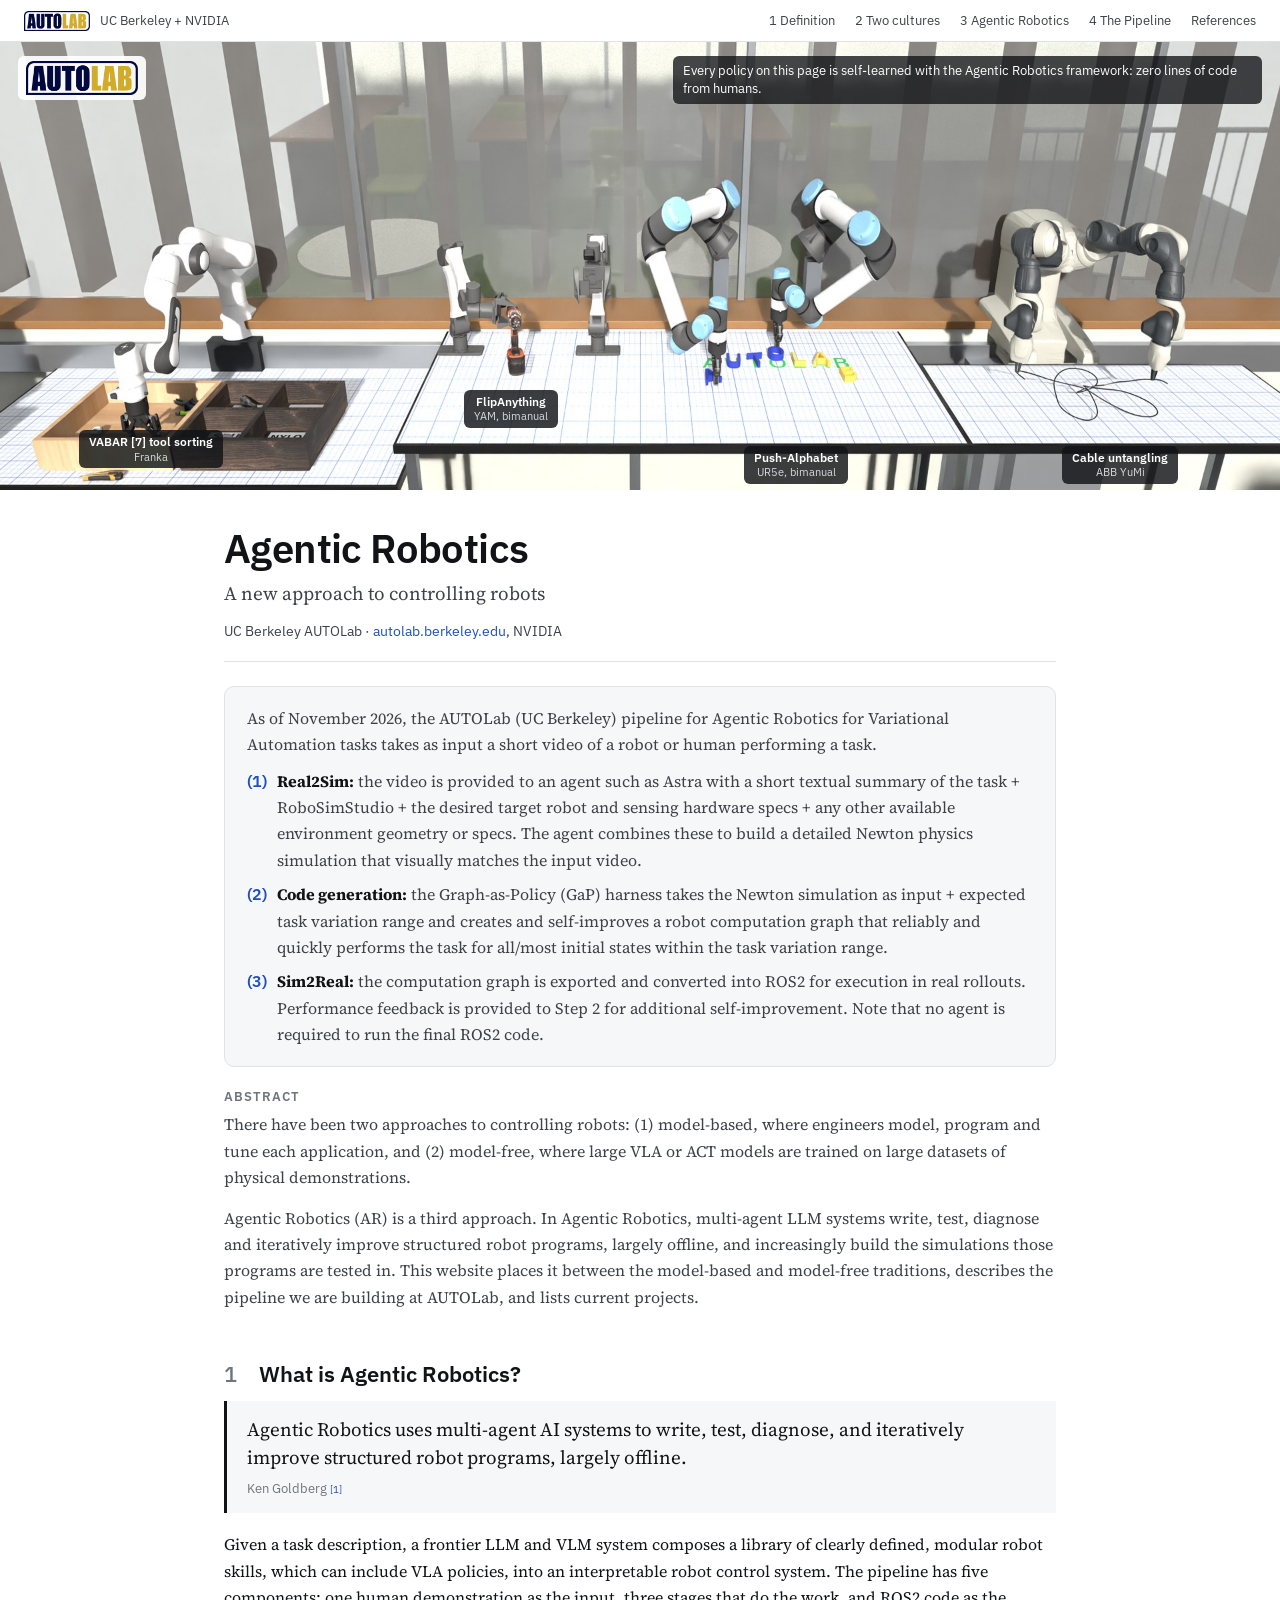
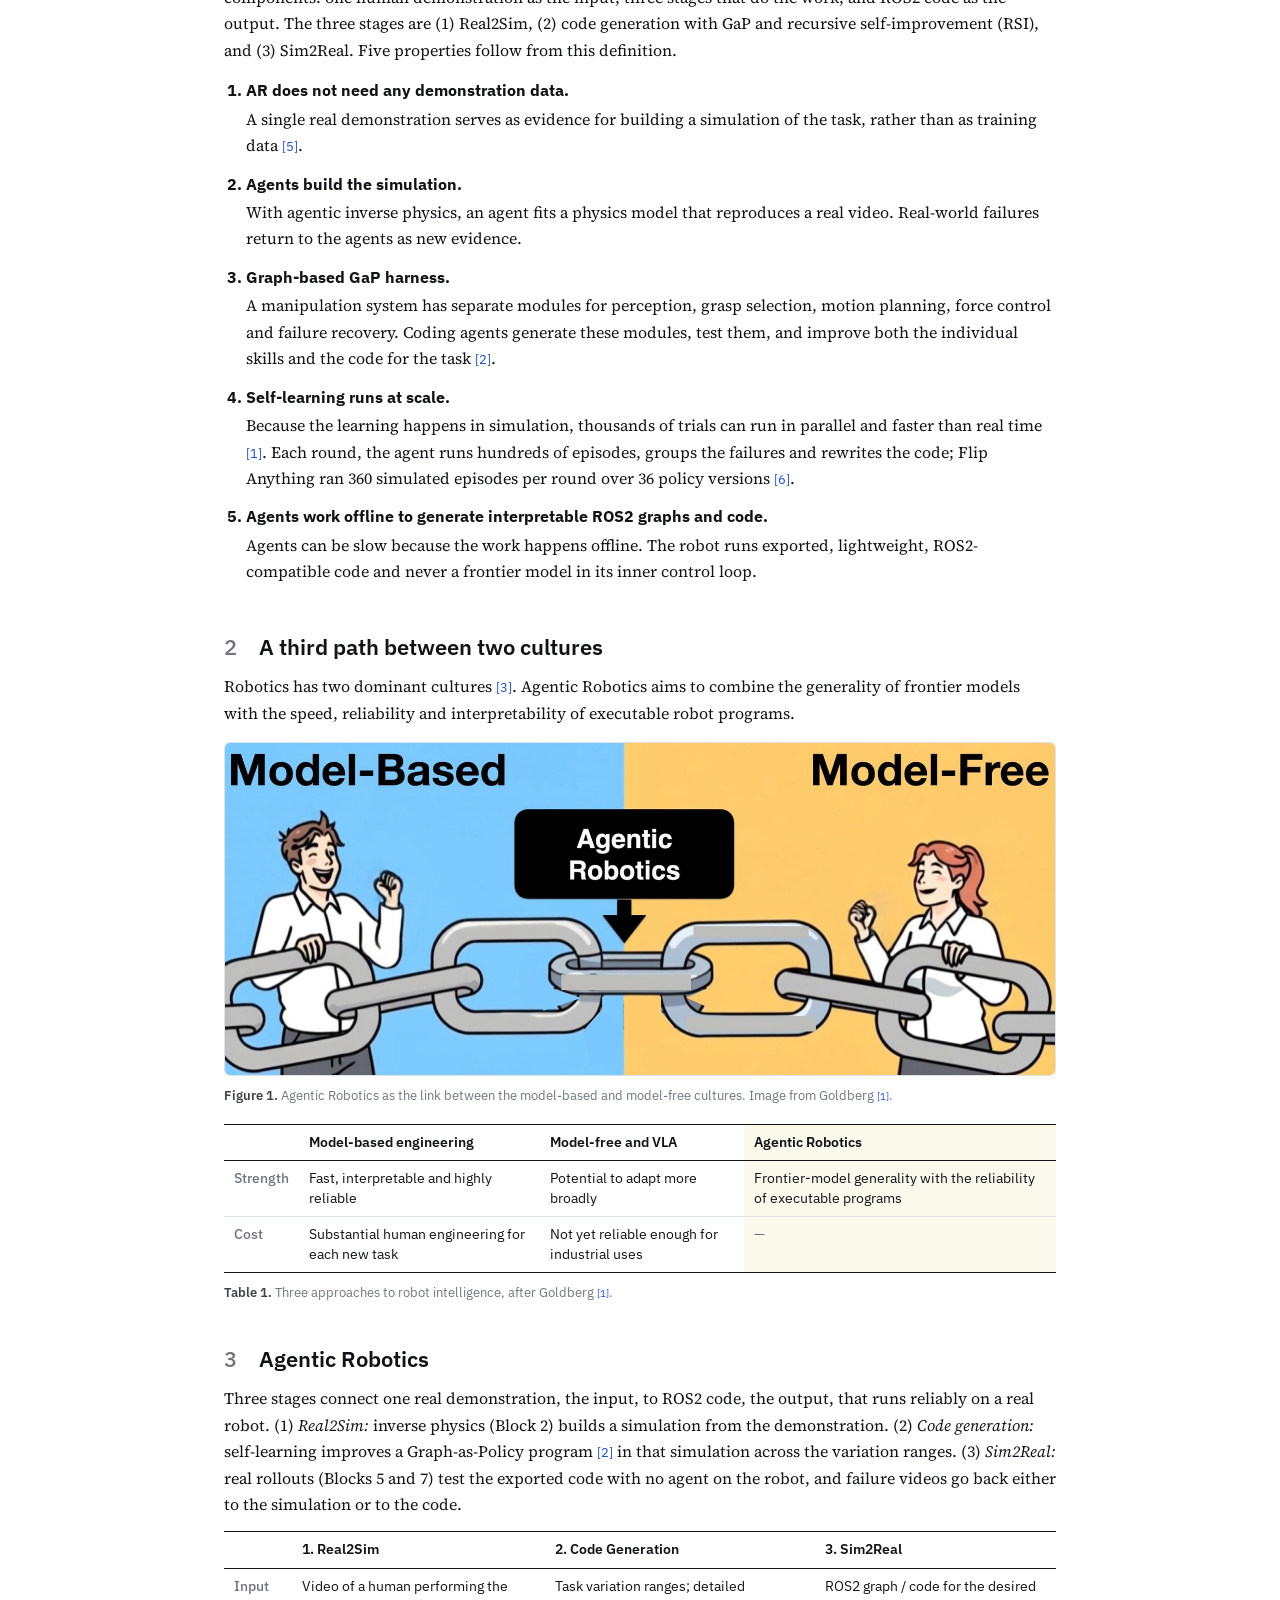
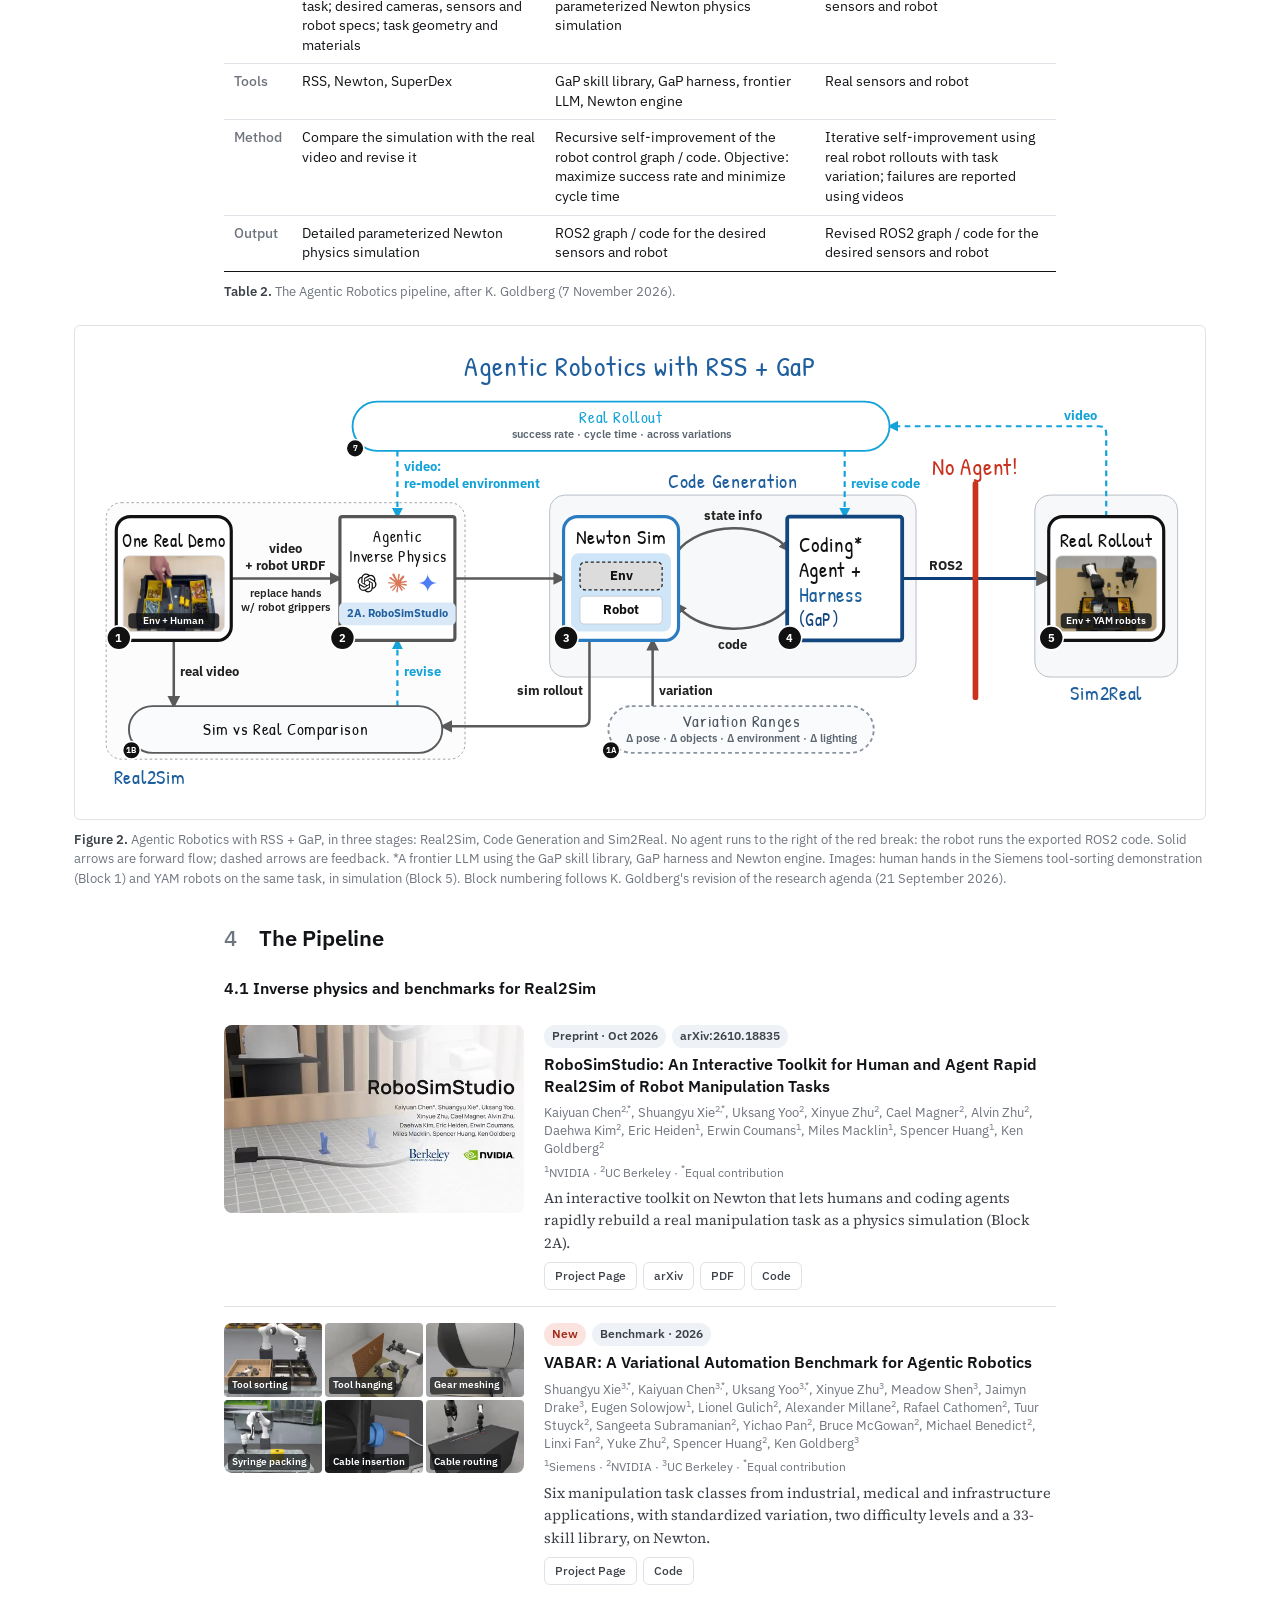
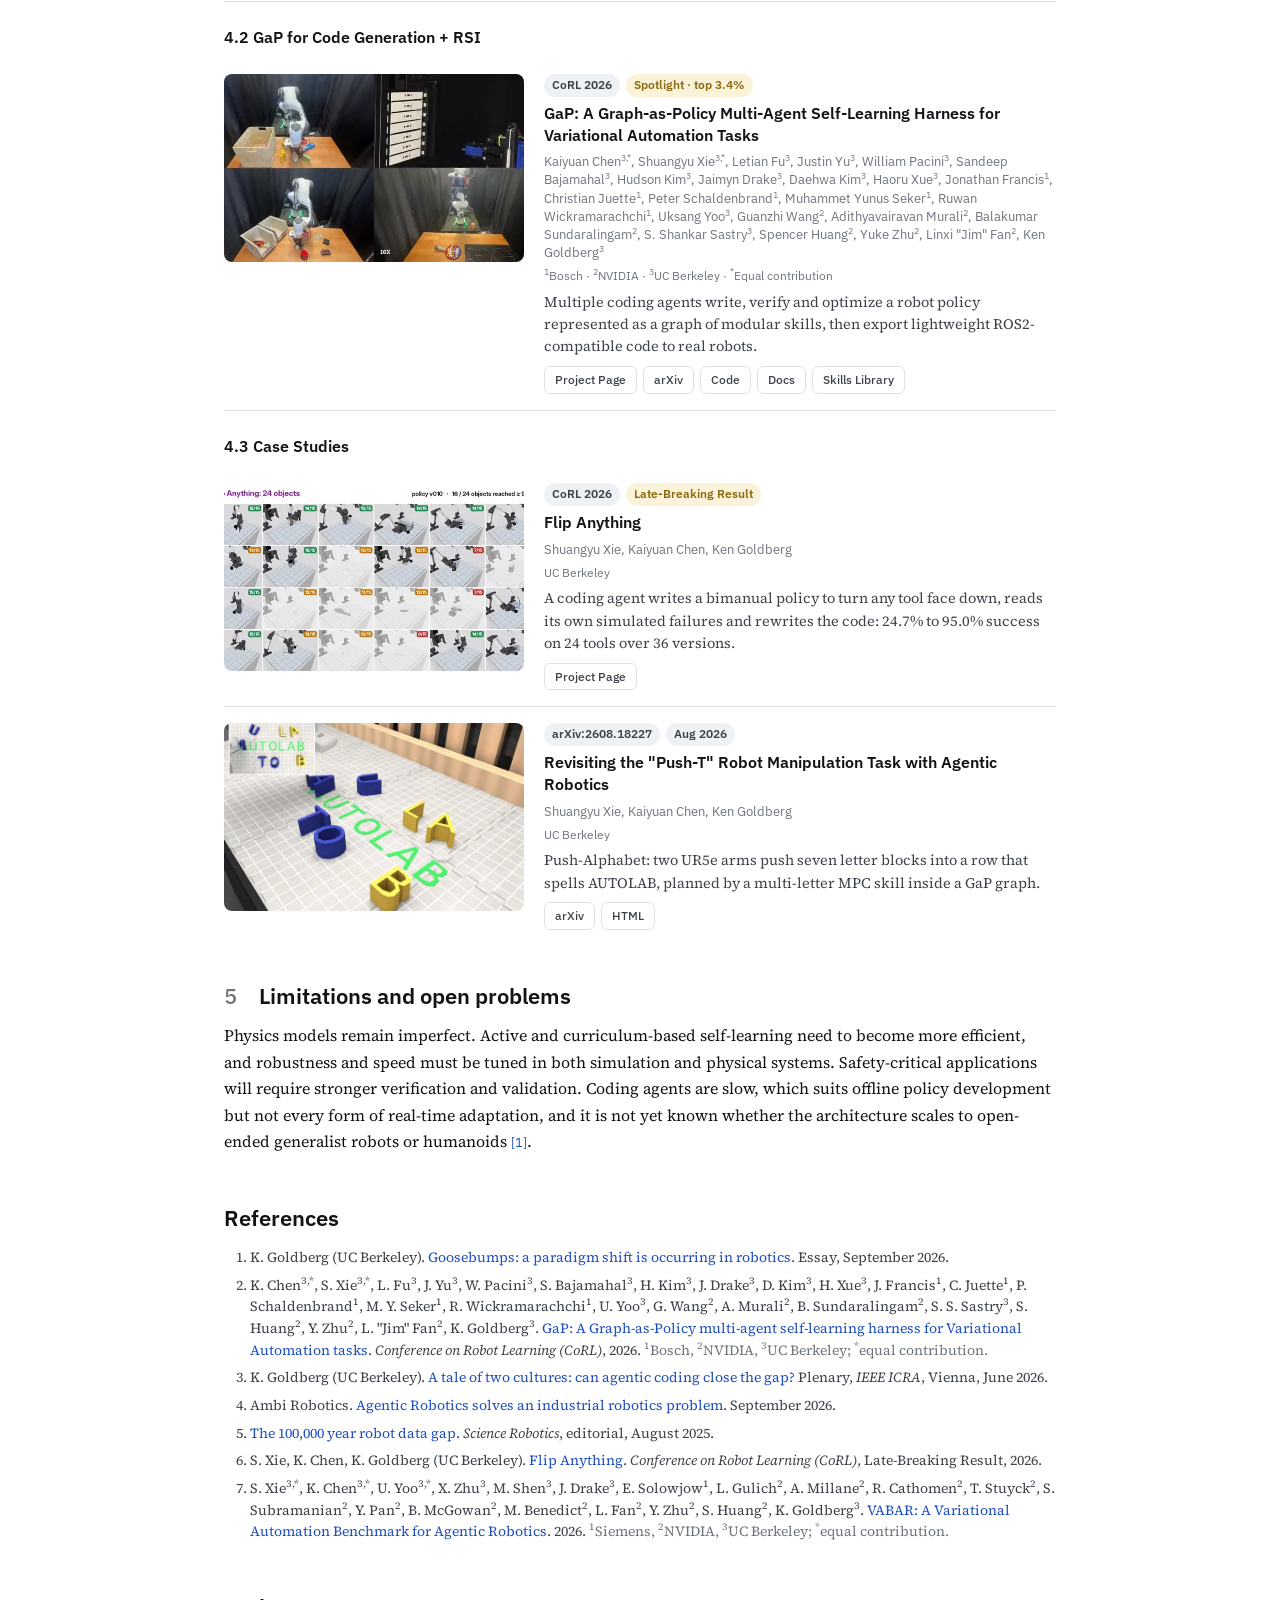
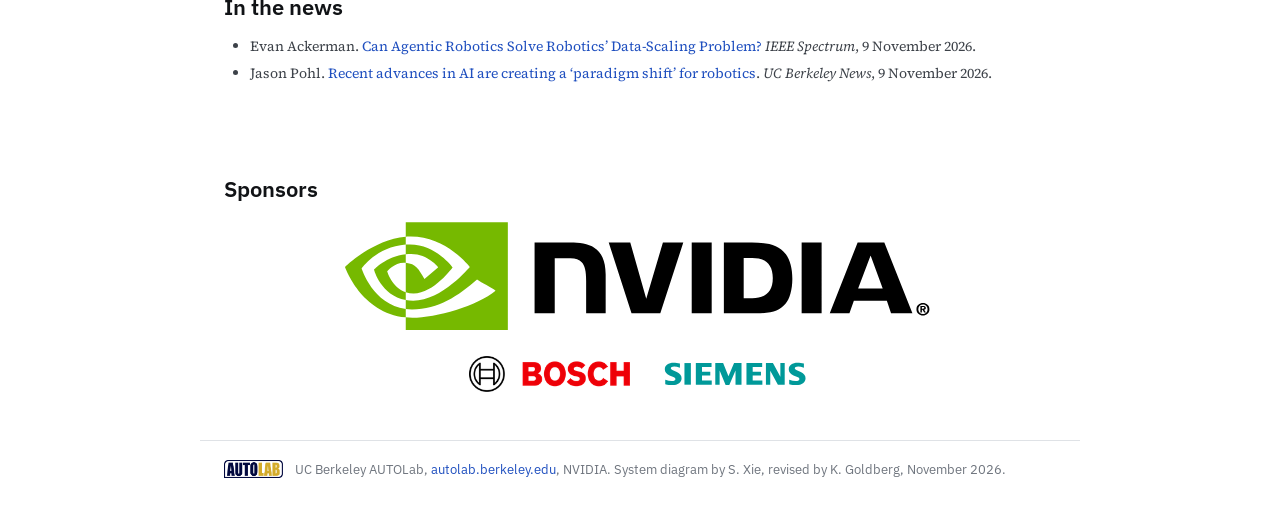
<file: index.html>
<!DOCTYPE html>
<html lang="en">
<head>
  <meta charset="utf-8" />
  <meta name="viewport" content="width=device-width, initial-scale=1" />
  <title>Agentic Robotics</title>
  <meta name="description" content="Agentic Robotics is a new approach to controlling robots: multi-agent LLM systems write, test, diagnose and iteratively improve structured robot programs, largely offline." />
  <link rel="preconnect" href="https://fonts.googleapis.com" />
  <link rel="preconnect" href="https://fonts.gstatic.com" crossorigin />
  <link href="https://fonts.googleapis.com/css2?family=Patrick+Hand&family=IBM+Plex+Sans:wght@400;500;600&family=IBM+Plex+Mono:wght@400&family=Source+Serif+4:ital,opsz,wght@0,8..60,400;0,8..60,600;1,8..60,400&display=swap" rel="stylesheet" />
  <link rel="stylesheet" href="css/style.css" />
</head>
<body>
  <header class="masthead">
    <a class="lab" href="https://autolab.berkeley.edu/" target="_blank" rel="noopener"><img src="assets/autolab-logo.png" alt="AUTOLAB" width="79" height="24" /><span>UC Berkeley + NVIDIA</span></a>
    <nav aria-label="Sections">
      <a href="#s1">1 Definition</a>
      <a href="#s2">2 Two cultures</a>
      <a href="#s3">3 Agentic Robotics</a>
      <a href="#s4">4 The Pipeline</a>
      <a href="#references">References</a>
    </nav>
  </header>

  <main id="top">
    <article>
      <figure class="banner" id="fig1">
        <div class="hero-media">
          <video src="assets/hero.mp4" poster="assets/hero.jpg" autoplay muted loop playsinline aria-label="Four AUTOLab robots working in a row along the lab's window bench, simulated"></video>
          <img class="hero-logo" src="assets/autolab-logo.png" alt="AUTOLAB" width="164" height="50" />
          <p class="hero-note">Every policy on this page is self-learned with the Agentic Robotics framework: zero lines of code from humans.</p>
          <ol class="hero-tags" aria-label="Robots, left to right">
            <li style="left:11.8%;top:95.0%"><a class="tag-link" href="https://berkeleyautomation.github.io/vabar-website/" target="_blank" rel="noopener"><strong>VABAR [7] tool sorting</strong><span>Franka</span></a></li>
            <li style="left:39.9%;top:86.0%"><a class="tag-link" href="https://berkeleyautomation.github.io/flipanything" target="_blank" rel="noopener"><strong>FlipAnything</strong><span>YAM, bimanual</span></a></li>
            <li style="left:62.2%;top:98.5%"><a class="tag-link" href="https://arxiv.org/html/2608.18227v1" target="_blank" rel="noopener"><strong>Push-Alphabet</strong><span>UR5e, bimanual</span></a></li>
            <li style="left:87.5%;top:98.5%"><a class="tag-link" href="https://sites.google.com/view/sgtm2" target="_blank" rel="noopener"><strong>Cable untangling</strong><span>ABB YuMi</span></a></li>
          </ol>
        </div>
      </figure>

      <div class="body">

        <header class="title-block">
          <h1>Agentic Robotics</h1>
          <p class="subtitle">A new approach to controlling robots</p>
          <p class="affil">UC Berkeley AUTOLab · <a href="https://autolab.berkeley.edu/" target="_blank" rel="noopener">autolab.berkeley.edu</a>, NVIDIA</p>
        </header>

        <section class="pipeline-status" aria-label="Pipeline status, November 2026">
          <p>As of November 2026, the AUTOLab (UC Berkeley) pipeline for Agentic Robotics for Variational Automation tasks takes as input a short video of a robot or human performing a task.</p>
          <ol>
            <li><span class="step">(1)</span><span><b>Real2Sim:</b> the video is provided to an agent such as Astra with a short textual summary of the task + RoboSimStudio + the desired target robot and sensing hardware specs + any other available environment geometry or specs. The agent combines these to build a detailed Newton physics simulation that visually matches the input video.</span></li>
            <li><span class="step">(2)</span><span><b>Code generation:</b> the Graph-as-Policy (GaP) harness takes the Newton simulation as input + expected task variation range and creates and self-improves a robot computation graph that reliably and quickly performs the task for all/most initial states within the task variation range.</span></li>
            <li><span class="step">(3)</span><span><b>Sim2Real:</b> the computation graph is exported and converted into ROS2 for execution in real rollouts. Performance feedback is provided to Step 2 for additional self-improvement. Note that no agent is required to run the final ROS2 code.</span></li>
          </ol>
        </section>

        <section class="abstract" aria-label="Abstract">
          <h2>Abstract</h2>
          <p>There have been two approaches to controlling robots: (1) model-based, where engineers model, program and tune each application, and (2) model-free, where large VLA or ACT models are trained on large datasets of physical demonstrations.</p>
          <p>Agentic Robotics (AR) is a third approach. In Agentic Robotics, multi-agent LLM systems write, test, diagnose and iteratively improve structured robot programs, largely offline, and increasingly build the simulations those programs are tested in. This website places it between the model-based and model-free traditions, describes the pipeline we are building at AUTOLab, and lists current projects.</p>
        </section>

        <section id="s1">
          <h2><span class="num">1</span>What is Agentic Robotics?</h2>
          <blockquote class="definition">
            <p>Agentic Robotics uses multi-agent AI systems to write, test, diagnose, and iteratively improve structured robot programs, largely offline.</p>
            <footer>Ken Goldberg <a class="cite" href="#ref1">[1]</a></footer>
          </blockquote>
          <p>Given a task description, a frontier LLM and VLM system composes a library of clearly defined, modular robot skills, which can include VLA policies, into an interpretable robot control system. The pipeline has five components: one human demonstration as the input, three stages that do the work, and ROS2 code as the output. The three stages are (1) Real2Sim, (2) code generation with GaP and recursive self-improvement (RSI), and (3) Sim2Real. Five properties follow from this definition.</p>
          <ol class="props">
            <li><b>AR does not need any demonstration data.</b> A single real demonstration serves as evidence for building a simulation of the task, rather than as training data <a class="cite" href="#ref5">[5]</a>.</li>
            <li><b>Agents build the simulation.</b> With agentic inverse physics, an agent fits a physics model that reproduces a real video. Real-world failures return to the agents as new evidence.</li>
            <li><b>Graph-based GaP harness.</b> A manipulation system has separate modules for perception, grasp selection, motion planning, force control and failure recovery. Coding agents generate these modules, test them, and improve both the individual skills and the code for the task <a class="cite" href="#ref2">[2]</a>.</li>
            <li><b>Self-learning runs at scale.</b> Because the learning happens in simulation, thousands of trials can run in parallel and faster than real time <a class="cite" href="#ref1">[1]</a>. Each round, the agent runs hundreds of episodes, groups the failures and rewrites the code; Flip Anything ran 360 simulated episodes per round over 36 policy versions <a class="cite" href="#ref6">[6]</a>.</li>
            <li><b>Agents work offline to generate interpretable ROS2 graphs and code.</b> Agents can be slow because the work happens offline. The robot runs exported, lightweight, ROS2-compatible code and never a frontier model in its inner control loop.</li>
          </ol>
        </section>

        <section id="s2">
          <h2><span class="num">2</span>A third path between two cultures</h2>
          <p>Robotics has two dominant cultures <a class="cite" href="#ref3">[3]</a>. Agentic Robotics aims to combine the generality of frontier models with the speed, reliability and interpretability of executable robot programs.</p>
          <figure class="article-fig">
            <img src="assets/two_cultures.jpg" alt="Two figures, labelled Model-Based and Model-Free, each holding one end of a chain; the link joining the two halves is labelled Agentic Robotics" width="1600" height="640" />
            <figcaption class="fig-caption"><b>Figure 1.</b> Agentic Robotics as the link between the model-based and model-free cultures. Image from Goldberg <a class="cite" href="#ref1">[1]</a>.</figcaption>
          </figure>
          <figure class="table-fig">
            <table>
              <thead><tr><th></th><th>Model-based engineering</th><th>Model-free and VLA</th><th>Agentic Robotics</th></tr></thead>
              <tbody>
                <tr><th scope="row">Strength</th><td>Fast, interpretable and highly reliable</td><td>Potential to adapt more broadly</td><td>Frontier-model generality with the reliability of executable programs</td></tr>
                <tr><th scope="row">Cost</th><td>Substantial human engineering for each new task</td><td>Not yet reliable enough for industrial uses</td><td class="tbd">—</td></tr>
              </tbody>
            </table>
            <figcaption class="fig-caption"><b>Table 1.</b> Three approaches to robot intelligence, after Goldberg <a class="cite" href="#ref1">[1]</a>.</figcaption>
          </figure>
        </section>

        <section id="s3">
          <h2><span class="num">3</span>Agentic Robotics</h2>
          <p>Three stages connect one real demonstration, the input, to ROS2 code, the output, that runs reliably on a real robot. (1) <i>Real2Sim:</i> inverse physics (Block 2) builds a simulation from the demonstration. (2) <i>Code generation:</i> self-learning improves a Graph-as-Policy program <a class="cite" href="#ref2">[2]</a> in that simulation across the variation ranges. (3) <i>Sim2Real:</i> real rollouts (Blocks 5 and 7) test the exported code with no agent on the robot, and failure videos go back either to the simulation or to the code.</p>
          <figure class="table-fig">
            <div class="pipeline-scroll">
            <table class="pipeline">
              <thead><tr><th></th><th>1. Real2Sim</th><th>2. Code Generation</th><th>3. Sim2Real</th></tr></thead>
              <tbody>
                <tr><th scope="row">Input</th><td>Video of a human performing the task; desired cameras, sensors and robot specs; task geometry and materials</td><td>Task variation ranges; detailed parameterized Newton physics simulation</td><td>ROS2 graph / code for the desired sensors and robot</td></tr>
                <tr><th scope="row">Tools</th><td>RSS, Newton, SuperDex</td><td>GaP skill library, GaP harness, frontier LLM, Newton engine</td><td>Real sensors and robot</td></tr>
                <tr><th scope="row">Method</th><td>Compare the simulation with the real video and revise it</td><td>Recursive self-improvement of the robot control graph / code. Objective: maximize success rate and minimize cycle time</td><td>Iterative self-improvement using real robot rollouts with task variation; failures are reported using videos</td></tr>
                <tr><th scope="row">Output</th><td>Detailed parameterized Newton physics simulation</td><td>ROS2 graph / code for the desired sensors and robot</td><td>Revised ROS2 graph / code for the desired sensors and robot</td></tr>
              </tbody>
            </table>
            </div>
            <figcaption class="fig-caption"><b>Table 2.</b> The Agentic Robotics pipeline, after K. Goldberg (7 November 2026).</figcaption>
          </figure>
        </section>
      </div>

      <figure class="wide-fig" id="fig2">
        <div id="diagram-host" class="diagram-host">
          <svg viewBox="0 -56 1738 716" class="diagram sketch" role="group" aria-label="Agentic Robotics system diagram"><defs><marker id="arrow" viewBox="0 0 10 10" refX="8" refY="5" markerWidth="5" markerHeight="5" orient="auto-start-reverse"><path d="M0 0 L10 5 L0 10 z" class="ah"></path></marker><marker id="arrow-hl" viewBox="0 0 10 10" refX="8" refY="5" markerWidth="5" markerHeight="5" orient="auto-start-reverse"><path d="M0 0 L10 5 L0 10 z" class="ah ah-hl"></path></marker><marker id="arrow-fb" viewBox="0 0 10 10" refX="8" refY="5" markerWidth="5" markerHeight="5" orient="auto-start-reverse"><path d="M0 0 L10 5 L0 10 z" class="ah ah-fb"></path></marker><clipPath id="clip-b1"><rect x="51" y="276" width="160" height="120" rx="10"></rect></clipPath><clipPath id="clip-b5"><rect x="1527" y="276" width="160" height="120" rx="10"></rect></clipPath></defs><text x="869" y="-8" class="figure-title" text-anchor="middle">Agentic Robotics with RSS + GaP</text><g class="regions"><g class="region region-ip"><rect x="24" y="192" width="568" height="406" rx="24"></rect><text x="36" y="638" class="region-label" text-anchor="start">Real2Sim</text></g><g class="region region-ar"><rect x="726" y="180" width="580" height="288" rx="24"></rect><text x="1016" y="168" class="region-label" text-anchor="middle">Code Generation</text></g><g class="region region-ar"><rect x="1494" y="180" width="226" height="288" rx="24"></rect><text x="1607" y="504" class="region-label" text-anchor="middle">Sim2Real</text></g></g><g class="edges"><g class="edge"><path d="M222 312 H394" class="hit"></path><path d="M222 312 H394" class="line"></path><path d="M222 312 H394" class="flow"></path><text x="308" y="272" class="edge-label" text-anchor="middle">video</text><text x="308" y="298" class="edge-label" text-anchor="middle">+ robot URDF</text></g><g class="edge"><path d="M131 410 V514" class="hit"></path><path d="M131 410 V514" class="line"></path><path d="M131 410 V514" class="flow"></path><text x="141" y="466" class="edge-label" text-anchor="start">real video</text></g><g class="edge"><path d="M789 410 V534 Q789 546 777 546 H556" class="hit"></path><path d="M789 410 V534 Q789 546 777 546 H556" class="line"></path><path d="M789 410 V534 Q789 546 777 546 H556" class="flow"></path><text x="779" y="496" class="edge-label" text-anchor="end">sim rollout</text></g><g class="edge feedback"><path d="M485 514 V410" class="hit"></path><path d="M485 514 V410" class="line"></path><path d="M485 514 V410" class="flow"></path><text x="495" y="466" class="edge-label" text-anchor="start">revise</text></g><g class="edge"><path d="M576 312 H748" class="hit"></path><path d="M576 312 H748" class="line"></path><path d="M576 312 H748" class="flow"></path></g><g class="edge"><path d="M889 514 V410" class="hit"></path><path d="M889 514 V410" class="line"></path><path d="M889 514 V410" class="flow"></path><text x="899" y="496" class="edge-label" text-anchor="start">variation</text></g><g class="edge"><path d="M926 272 C964 220 1068 220 1106 268" class="hit"></path><path d="M926 272 C964 220 1068 220 1106 268" class="line"></path><path d="M926 272 C964 220 1068 220 1106 268" class="flow"></path><text x="1016" y="220" class="edge-label" text-anchor="middle">state info</text></g><g class="edge"><path d="M1106 356 C1068 404 964 404 926 352" class="hit"></path><path d="M1106 356 C1068 404 964 404 926 352" class="line"></path><path d="M1106 356 C1068 404 964 404 926 352" class="flow"></path><text x="1016" y="424" class="edge-label" text-anchor="middle">code</text></g><g class="edge export"><path d="M1284 312 H1516" class="hit"></path><path d="M1284 312 H1516" class="line"></path><path d="M1284 312 H1516" class="flow"></path><text x="1353" y="298" class="edge-label" text-anchor="middle">ROS2</text></g><g class="edge feedback"><path d="M1607 214 V83 Q1607 71 1595 71 H1264" class="hit"></path><path d="M1607 214 V83 Q1607 71 1595 71 H1264" class="line"></path><path d="M1607 214 V83 Q1607 71 1595 71 H1264" class="flow"></path><text x="1593" y="61" class="edge-label" text-anchor="end">video</text></g><g class="edge feedback"><path d="M485 110 V214" class="hit"></path><path d="M485 110 V214" class="line"></path><path d="M485 110 V214" class="flow"></path><text x="495" y="142" class="edge-label" text-anchor="start">video:</text><text x="495" y="168" class="edge-label" text-anchor="start">re-model environment</text></g><g class="edge feedback"><path d="M1193 110 V214" class="hit"></path><path d="M1193 110 V214" class="line"></path><path d="M1193 110 V214" class="flow"></path><text x="1203" y="168" class="edge-label" text-anchor="start">revise code</text></g><g class="agent-break"><line x1="1400" x2="1400" y1="162" y2="500"></line><text x="1400" y="148" class="agent-break-label" text-anchor="middle">No Agent!</text></g><text x="308" y="342" class="edge-note" text-anchor="middle">replace hands</text><text x="308" y="364" class="edge-note" text-anchor="middle">w/ robot grippers</text></g><g class="nodes"><g class="node node-big"><rect x="40" y="214" width="182" height="196" rx="22" class="box"></rect><text x="131" y="262" class="node-title long" text-anchor="middle">One Real Demo</text><image href="assets/diagram/human_siemens.jpg" x="51" y="276" width="160" height="120" preserveAspectRatio="xMidYMid slice" clip-path="url(#clip-b1)" role="img" aria-label="Human hands sorting tools into an organizer, from the Siemens demonstration video"><title>Human hands sorting tools into an organizer, from the Siemens demonstration video</title></image><rect x="51" y="276" width="160" height="120" rx="10" class="block-image-frame"></rect><rect x="59" y="367" width="144" height="24" rx="6" class="block-image-tag"></rect><text x="131" y="384" class="block-image-tag-text" text-anchor="middle">Env + Human</text><circle cx="44" cy="406" r="19" class="badge"></circle><text x="44" y="412.5" class="badge-text" text-anchor="middle">1</text></g><g class="node node-big node-ip"><rect x="394" y="214" width="182" height="196" rx="22" class="box"></rect><text x="485" y="254" class="node-title" text-anchor="middle">Agentic</text><text x="485" y="286" class="node-title" text-anchor="middle">Inverse Physics</text><g transform="translate(422 304) scale(1.25)" class="logo"><path d="M22.2819 9.8211a5.9847 5.9847 0 0 0-.5157-4.9108 6.0462 6.0462 0 0 0-6.5098-2.9A6.0651 6.0651 0 0 0 4.9807 4.1818a5.9847 5.9847 0 0 0-3.9977 2.9 6.0462 6.0462 0 0 0 .7427 7.0966 5.98 5.98 0 0 0 .511 4.9107 6.051 6.051 0 0 0 6.5146 2.9001A5.9847 5.9847 0 0 0 13.2599 24a6.0557 6.0557 0 0 0 5.7718-4.2058 5.9894 5.9894 0 0 0 3.9977-2.9001 6.0557 6.0557 0 0 0-.7475-7.0729zm-9.022 12.6081a4.4755 4.4755 0 0 1-2.8764-1.0408l.1419-.0804 4.7783-2.7582a.7948.7948 0 0 0 .3927-.6813v-6.7369l2.02 1.1686a.071.071 0 0 1 .038.052v5.5826a4.504 4.504 0 0 1-4.4945 4.4944zm-9.6607-4.1254a4.4708 4.4708 0 0 1-.5346-3.0137l.142.0852 4.783 2.7582a.7712.7712 0 0 0 .7806 0l5.8428-3.3685v2.3324a.0804.0804 0 0 1-.0332.0615L9.74 19.9502a4.4992 4.4992 0 0 1-6.1408-1.6464zM2.3408 7.8956a4.485 4.485 0 0 1 2.3655-1.9728V11.6a.7664.7664 0 0 0 .3879.6765l5.8144 3.3543-2.0201 1.1685a.0757.0757 0 0 1-.071 0l-4.8303-2.7865A4.504 4.504 0 0 1 2.3408 7.872zm16.5963 3.8558L13.1038 8.364 15.1192 7.2a.0757.0757 0 0 1 .071 0l4.8303 2.7913a4.4944 4.4944 0 0 1-.6765 8.1042v-5.6772a.79.79 0 0 0-.407-.667zm2.0107-3.0231l-.142-.0852-4.7735-2.7818a.7759.7759 0 0 0-.7854 0L9.409 9.2297V6.8974a.0662.0662 0 0 1 .0284-.0615l4.8303-2.7866a4.4992 4.4992 0 0 1 6.6802 4.66zM8.3065 12.863l-2.02-1.1638a.0804.0804 0 0 1-.038-.0567V6.0742a4.4992 4.4992 0 0 1 7.3757-3.4537l-.142.0805L8.704 5.459a.7948.7948 0 0 0-.3927.6813zm1.0976-2.3654l2.602-1.4998 2.6069 1.4998v2.9994l-2.5974 1.4997-2.6067-1.4997Z" fill="#111111"></path><title>OpenAI</title></g><g transform="translate(470 304) scale(1.25)" class="logo"><path d="m4.7144 15.9555 4.7174-2.6471.079-.2307-.079-.1275h-.2307l-.7893-.0486-2.6956-.0729-2.3375-.0971-2.2646-.1214-.5707-.1215-.5343-.7042.0546-.3522.4797-.3218.686.0608 1.5179.1032 2.2767.1578 1.6514.0972 2.4468.255h.3886l.0546-.1579-.1336-.0971-.1032-.0972L6.973 9.8356l-2.55-1.6879-1.3356-.9714-.7225-.4918-.3643-.4614-.1578-1.0078.6557-.7225.8803.0607.2246.0607.8925.686 1.9064 1.4754 2.4893 1.8336.3643.3035.1457-.1032.0182-.0728-.164-.2733-1.3539-2.4467-1.445-2.4893-.6435-1.032-.17-.6194c-.0607-.255-.1032-.4674-.1032-.7285L6.287.1335 6.6997 0l.9957.1336.419.3642.6192 1.4147 1.0018 2.2282 1.5543 3.0296.4553.8985.2429.8318.091.255h.1579v-.1457l.1275-1.706.2368-2.0947.2307-2.6957.0789-.7589.3764-.9107.7468-.4918.5828.2793.4797.686-.0668.4433-.2853 1.8517-.5586 2.9021-.3643 1.9429h.2125l.2429-.2429.9835-1.3053 1.6514-2.0643.7286-.8196.85-.9046.5464-.4311h1.0321l.759 1.1293-.34 1.1657-1.0625 1.3478-.8804 1.1414-1.2628 1.7-.7893 1.36.0729.1093.1882-.0183 2.8535-.607 1.5421-.2794 1.8396-.3157.8318.3886.091.3946-.3278.8075-1.967.4857-2.3072.4614-3.4364.8136-.0425.0304.0486.0607 1.5482.1457.6618.0364h1.621l3.0175.2247.7892.522.4736.6376-.079.4857-1.2142.6193-1.6393-.3886-3.825-.9107-1.3113-.3279h-.1822v.1093l1.0929 1.0686 2.0035 1.8092 2.5075 2.3314.1275.5768-.3218.4554-.34-.0486-2.2039-1.6575-.85-.7468-1.9246-1.621h-.1275v.17l.4432.6496 2.3436 3.5214.1214 1.0807-.17.3521-.6071.2125-.6679-.1214-1.3721-1.9246L14.38 17.959l-1.1414-1.9428-.1397.079-.674 7.2552-.3156.3703-.7286.2793-.6071-.4614-.3218-.7468.3218-1.4753.3886-1.9246.3157-1.53.2853-1.9004.17-.6314-.0121-.0425-.1397.0182-1.4328 1.9672-2.1796 2.9446-1.7243 1.8456-.4128.164-.7164-.3704.0667-.6618.4008-.5889 2.386-3.0357 1.4389-1.882.929-1.0868-.0062-.1579h-.0546l-6.3385 4.1164-1.1293.1457-.4857-.4554.0608-.7467.2307-.2429 1.9064-1.3114Z" fill="#D97757"></path><title>Claude</title></g><g transform="translate(518 304) scale(1.25)" class="logo"><path d="M11.04 19.32Q12 21.51 12 24q0-2.49.93-4.68.96-2.19 2.58-3.81t3.81-2.55Q21.51 12 24 12q-2.49 0-4.68-.93a12.3 12.3 0 0 1-3.81-2.58 12.3 12.3 0 0 1-2.58-3.81Q12 2.49 12 0q0 2.49-.96 4.68-.93 2.19-2.55 3.81a12.3 12.3 0 0 1-3.81 2.58Q2.49 12 0 12q2.49 0 4.68.96 2.19.93 3.81 2.55t2.55 3.81" fill="#4F7DF3"></path><title>Gemini</title></g><g class="chip soft rss"><rect height="36" rx="8" x="392.64537811279297" y="350" width="184.70924377441406"></rect><text x="485" y="373.5" class="chip-text" text-anchor="middle">2A. RoboSimStudio</text></g><circle cx="398" cy="406" r="19" class="badge"></circle><text x="398" y="412.5" class="badge-text" text-anchor="middle">2</text></g><g class="node node-big node-sim"><rect x="748" y="214" width="182" height="196" rx="22" class="box"></rect><text x="839" y="258" class="node-title" text-anchor="middle">Newton Sim</text><rect x="760" y="272" width="158" height="124" rx="12" class="sim-panel"></rect><rect x="774" y="286" width="130" height="44" rx="8" class="sim-env"></rect><text x="839" y="315" class="chip-text big" text-anchor="middle">Env</text><rect x="774" y="340" width="130" height="44" rx="6" class="sim-robot"></rect><text x="839" y="369" class="chip-text big" text-anchor="middle">Robot</text><circle cx="752" cy="406" r="19" class="badge"></circle><text x="752" y="412.5" class="badge-text" text-anchor="middle">3</text></g><g class="node node-big node-gap"><rect x="1102" y="214" width="182" height="196" rx="22" class="box"></rect><text x="1120" y="270" class="node-title" text-anchor="start">Coding*</text><text x="1120" y="310" class="node-title" text-anchor="start">Agent +</text><text x="1120" y="350" class="node-title harness" text-anchor="start">Harness</text><text x="1120" y="388" class="node-title gapname" text-anchor="start">(GaP)</text><circle cx="1106" cy="406" r="19" class="badge"></circle><text x="1106" y="412.5" class="badge-text" text-anchor="middle">4</text></g><g class="node node-big"><rect x="1516" y="214" width="182" height="196" rx="22" class="box"></rect><text x="1607" y="262" class="node-title" text-anchor="middle">Real Rollout</text><image href="assets/diagram/yam_siemens.jpg" x="1527" y="276" width="160" height="120" preserveAspectRatio="xMidYMid slice" clip-path="url(#clip-b5)" role="img" aria-label="Two YAM arms doing the same tool-sorting task, shown in simulation"><title>Two YAM arms doing the same tool-sorting task, shown in simulation</title></image><rect x="1527" y="276" width="160" height="120" rx="10" class="block-image-frame"></rect><rect x="1535" y="367" width="144" height="24" rx="6" class="block-image-tag"></rect><text x="1607" y="384" class="block-image-tag-text" text-anchor="middle">Env + YAM robots</text><circle cx="1520" cy="406" r="19" class="badge"></circle><text x="1520" y="412.5" class="badge-text" text-anchor="middle">5</text></g><g class="node node-small node-eval"><rect x="414" y="32" width="850" height="78" rx="39" class="box"></rect><text x="839" y="66" class="node-title small" text-anchor="middle">Real Rollout</text><text x="839" y="90" class="small-sub" text-anchor="middle">success rate · cycle time · across variations</text><circle cx="418" cy="106" r="14" class="badge"></circle><text x="418" y="111" class="badge-text small" text-anchor="middle">7</text></g><g class="node node-small node-cmp"><rect x="60" y="514" width="496" height="74" rx="37" class="box"></rect><text x="308" y="560" class="node-title small" text-anchor="middle">Sim vs Real Comparison</text><circle cx="64" cy="584" r="14" class="badge"></circle><text x="64" y="589" class="badge-text small" text-anchor="middle">1B</text></g><g class="node node-small node-spec"><rect x="819" y="514" width="420" height="74" rx="37" class="box"></rect><text x="1029" y="547" class="node-title small" text-anchor="middle">Variation Ranges</text><text x="1029" y="571" class="small-sub" text-anchor="middle">Δ pose · Δ objects · Δ environment · Δ lighting</text><circle cx="823" cy="584" r="14" class="badge"></circle><text x="823" y="589" class="badge-text small" text-anchor="middle">1A</text></g></g></svg>
        </div>
        <figcaption class="fig-caption"><b>Figure 2.</b> Agentic Robotics with RSS + GaP, in three stages: Real2Sim, Code Generation and Sim2Real. No agent runs to the right of the red break: the robot runs the exported ROS2 code. Solid arrows are forward flow; dashed arrows are feedback. *A frontier LLM using the GaP skill library, GaP harness and Newton engine. Images: human hands in the Siemens tool-sorting demonstration (Block 1) and YAM robots on the same task, in simulation (Block 5). Block numbering follows K. Goldberg's revision of the research agenda (21 September 2026).</figcaption>
      </figure>

      <div class="body">
        <section id="s4">
          <h2><span class="num">4</span>The Pipeline</h2>
          <h3>4.1 Inverse physics and benchmarks for Real2Sim</h3>
            <article class="pcard">
              <a class="pmedia" href="https://robosimstudio.github.io" target="_blank" rel="noopener" aria-label="RoboSimStudio: An Interactive Toolkit for Human and Agent Rapid Real2Sim of Robot Manipulation Tasks project page"><video src="assets/projects/rss.mp4" poster="assets/projects/rss.jpg" autoplay muted loop playsinline preload="metadata"></video></a>
              <div class="pbody">
                <div class="ptags"><span class="pchip">Preprint · Oct 2026</span><span class="pchip">arXiv:2610.18835</span></div>
                <h4><a href="https://robosimstudio.github.io" target="_blank" rel="noopener">RoboSimStudio: An Interactive Toolkit for Human and Agent Rapid Real2Sim of Robot Manipulation Tasks</a></h4>
                <p class="pauthors">Kaiyuan Chen<sup>2,*</sup>, Shuangyu Xie<sup>2,*</sup>, Uksang Yoo<sup>2</sup>, Xinyue Zhu<sup>2</sup>, Cael Magner<sup>2</sup>, Alvin Zhu<sup>2</sup>, Daehwa Kim<sup>2</sup>, Eric Heiden<sup>1</sup>, Erwin Coumans<sup>1</sup>, Miles Macklin<sup>1</sup>, Spencer Huang<sup>1</sup>, Ken Goldberg<sup>2</sup></p>
                <p class="paffils"><sup>1</sup>NVIDIA · <sup>2</sup>UC Berkeley · <sup>*</sup>Equal contribution</p>
                <p class="pover">An interactive toolkit on Newton that lets humans and coding agents rapidly rebuild a real manipulation task as a physics simulation (Block 2A).</p>
                <div class="pbtns"><a class="pbtn" href="https://robosimstudio.github.io" target="_blank" rel="noopener">Project Page</a><a class="pbtn" href="https://arxiv.org/abs/2610.18835" target="_blank" rel="noopener">arXiv</a><a class="pbtn" href="https://robosimstudio.github.io/robosimstudio.pdf" target="_blank" rel="noopener">PDF</a><a class="pbtn" href="https://github.com/robosimstudio/robosimstudio" target="_blank" rel="noopener">Code</a></div>
              </div>
            </article>
            <article class="pcard">
              <div class="pmedia pgrid"><a href="https://berkeleyautomation.github.io/vabar-website/" target="_blank" rel="noopener" title="Tool sorting"><video src="assets/projects/vabar_tool-sorting.mp4" poster="assets/projects/vabar_tool-sorting.jpg" autoplay muted loop playsinline preload="metadata" aria-label="VABAR Tool sorting"></video><span>Tool sorting</span></a><a href="https://berkeleyautomation.github.io/vabar-website/" target="_blank" rel="noopener" title="Tool hanging"><video src="assets/projects/vabar_tool-hanging.mp4" poster="assets/projects/vabar_tool-hanging.jpg" autoplay muted loop playsinline preload="metadata" aria-label="VABAR Tool hanging"></video><span>Tool hanging</span></a><a href="https://berkeleyautomation.github.io/vabar-website/" target="_blank" rel="noopener" title="Gear meshing"><video src="assets/projects/vabar_gear-meshing.mp4" poster="assets/projects/vabar_gear-meshing.jpg" autoplay muted loop playsinline preload="metadata" aria-label="VABAR Gear meshing"></video><span>Gear meshing</span></a><a href="https://berkeleyautomation.github.io/vabar-website/" target="_blank" rel="noopener" title="Syringe packing"><video src="assets/projects/vabar_syringe-packing.mp4" poster="assets/projects/vabar_syringe-packing.jpg" autoplay muted loop playsinline preload="metadata" aria-label="VABAR Syringe packing"></video><span>Syringe packing</span></a><a href="https://berkeleyautomation.github.io/vabar-website/" target="_blank" rel="noopener" title="Cable insertion"><video src="assets/projects/vabar_cable-insertion.mp4" poster="assets/projects/vabar_cable-insertion.jpg" autoplay muted loop playsinline preload="metadata" aria-label="VABAR Cable insertion"></video><span>Cable insertion</span></a><a href="https://berkeleyautomation.github.io/vabar-website/" target="_blank" rel="noopener" title="Cable routing"><video src="assets/projects/vabar_cable-routing.mp4" poster="assets/projects/vabar_cable-routing.jpg" autoplay muted loop playsinline preload="metadata" aria-label="VABAR Cable routing"></video><span>Cable routing</span></a></div>
              <div class="pbody">
                <div class="ptags"><span class="pchip pchip-new">New</span><span class="pchip">Benchmark · 2026</span></div>
                <h4><a href="https://berkeleyautomation.github.io/vabar-website/" target="_blank" rel="noopener">VABAR: A Variational Automation Benchmark for Agentic Robotics</a></h4>
                <p class="pauthors">Shuangyu Xie<sup>3,*</sup>, Kaiyuan Chen<sup>3,*</sup>, Uksang Yoo<sup>3,*</sup>, Xinyue Zhu<sup>3</sup>, Meadow Shen<sup>3</sup>, Jaimyn Drake<sup>3</sup>, Eugen Solowjow<sup>1</sup>, Lionel Gulich<sup>2</sup>, Alexander Millane<sup>2</sup>, Rafael Cathomen<sup>2</sup>, Tuur Stuyck<sup>2</sup>, Sangeeta Subramanian<sup>2</sup>, Yichao Pan<sup>2</sup>, Bruce McGowan<sup>2</sup>, Michael Benedict<sup>2</sup>, Linxi Fan<sup>2</sup>, Yuke Zhu<sup>2</sup>, Spencer Huang<sup>2</sup>, Ken Goldberg<sup>3</sup></p>
                <p class="paffils"><sup>1</sup>Siemens · <sup>2</sup>NVIDIA · <sup>3</sup>UC Berkeley · <sup>*</sup>Equal contribution</p>
                <p class="pover">Six manipulation task classes from industrial, medical and infrastructure applications, with standardized variation, two difficulty levels and a 33-skill library, on Newton.</p>
                <div class="pbtns"><a class="pbtn" href="https://berkeleyautomation.github.io/vabar-website/" target="_blank" rel="noopener">Project Page</a><a class="pbtn" href="https://github.com/BerkeleyAutomation/VABAR" target="_blank" rel="noopener">Code</a></div>
              </div>
            </article>
          <h3>4.2 GaP for Code Generation + RSI</h3>
            <article class="pcard">
              <a class="pmedia" href="https://graph-robots.github.io/gap/" target="_blank" rel="noopener" aria-label="GaP: A Graph-as-Policy Multi-Agent Self-Learning Harness for Variational Automation Tasks project page"><video src="assets/projects/gap.mp4" poster="assets/projects/gap.jpg" autoplay muted loop playsinline preload="metadata"></video></a>
              <div class="pbody">
                <div class="ptags"><span class="pchip">CoRL 2026</span><span class="pchip pchip-award">Spotlight · top 3.4%</span></div>
                <h4><a href="https://graph-robots.github.io/gap/" target="_blank" rel="noopener">GaP: A Graph-as-Policy Multi-Agent Self-Learning Harness for Variational Automation Tasks</a></h4>
                <p class="pauthors">Kaiyuan Chen<sup>3,*</sup>, Shuangyu Xie<sup>3,*</sup>, Letian Fu<sup>3</sup>, Justin Yu<sup>3</sup>, William Pacini<sup>3</sup>, Sandeep Bajamahal<sup>3</sup>, Hudson Kim<sup>3</sup>, Jaimyn Drake<sup>3</sup>, Daehwa Kim<sup>3</sup>, Haoru Xue<sup>3</sup>, Jonathan Francis<sup>1</sup>, Christian Juette<sup>1</sup>, Peter Schaldenbrand<sup>1</sup>, Muhammet Yunus Seker<sup>1</sup>, Ruwan Wickramarachchi<sup>1</sup>, Uksang Yoo<sup>3</sup>, Guanzhi Wang<sup>2</sup>, Adithyavairavan Murali<sup>2</sup>, Balakumar Sundaralingam<sup>2</sup>, S. Shankar Sastry<sup>3</sup>, Spencer Huang<sup>2</sup>, Yuke Zhu<sup>2</sup>, Linxi "Jim" Fan<sup>2</sup>, Ken Goldberg<sup>3</sup></p>
                <p class="paffils"><sup>1</sup>Bosch · <sup>2</sup>NVIDIA · <sup>3</sup>UC Berkeley · <sup>*</sup>Equal contribution</p>
                <p class="pover">Multiple coding agents write, verify and optimize a robot policy represented as a graph of modular skills, then export lightweight ROS2-compatible code to real robots.</p>
                <div class="pbtns"><a class="pbtn" href="https://graph-robots.github.io/gap/" target="_blank" rel="noopener">Project Page</a><a class="pbtn" href="https://arxiv.org/abs/2607.05369" target="_blank" rel="noopener">arXiv</a><a class="pbtn" href="https://github.com/graph-robots/graph-as-policy" target="_blank" rel="noopener">Code</a><a class="pbtn" href="https://graph-robots.github.io/graph-as-policy/" target="_blank" rel="noopener">Docs</a><a class="pbtn" href="https://github.com/graph-robots/open-robot-skills" target="_blank" rel="noopener">Skills Library</a></div>
              </div>
            </article>
          <h3>4.3 Case Studies</h3>
            <article class="pcard">
              <a class="pmedia" href="https://berkeleyautomation.github.io/flipanything" target="_blank" rel="noopener" aria-label="Flip Anything project page"><video src="assets/projects/flip.mp4" poster="assets/projects/flip.jpg" autoplay muted loop playsinline preload="metadata"></video></a>
              <div class="pbody">
                <div class="ptags"><span class="pchip">CoRL 2026</span><span class="pchip pchip-award">Late-Breaking Result</span></div>
                <h4><a href="https://berkeleyautomation.github.io/flipanything" target="_blank" rel="noopener">Flip Anything</a></h4>
                <p class="pauthors">Shuangyu Xie, Kaiyuan Chen, Ken Goldberg</p>
                <p class="paffils">UC Berkeley</p>
                <p class="pover">A coding agent writes a bimanual policy to turn any tool face down, reads its own simulated failures and rewrites the code: 24.7% to 95.0% success on 24 tools over 36 versions.</p>
                <div class="pbtns"><a class="pbtn" href="https://berkeleyautomation.github.io/flipanything" target="_blank" rel="noopener">Project Page</a></div>
              </div>
            </article>
            <article class="pcard">
              <a class="pmedia" href="https://arxiv.org/html/2608.18227v1" target="_blank" rel="noopener" aria-label="Revisiting the "Push-T" Robot Manipulation Task with Agentic Robotics project page"><video src="assets/projects/push.mp4" poster="assets/projects/push.jpg" autoplay muted loop playsinline preload="metadata"></video></a>
              <div class="pbody">
                <div class="ptags"><span class="pchip">arXiv:2608.18227</span><span class="pchip">Aug 2026</span></div>
                <h4><a href="https://arxiv.org/html/2608.18227v1" target="_blank" rel="noopener">Revisiting the "Push-T" Robot Manipulation Task with Agentic Robotics</a></h4>
                <p class="pauthors">Shuangyu Xie, Kaiyuan Chen, Ken Goldberg</p>
                <p class="paffils">UC Berkeley</p>
                <p class="pover">Push-Alphabet: two UR5e arms push seven letter blocks into a row that spells AUTOLAB, planned by a multi-letter MPC skill inside a GaP graph.</p>
                <div class="pbtns"><a class="pbtn" href="https://arxiv.org/abs/2608.18227" target="_blank" rel="noopener">arXiv</a><a class="pbtn" href="https://arxiv.org/html/2608.18227v1" target="_blank" rel="noopener">HTML</a></div>
              </div>
            </article>
        </section>

        <section id="s5">
          <h2><span class="num">5</span>Limitations and open problems</h2>
          <p>Physics models remain imperfect. Active and curriculum-based self-learning need to become more efficient, and robustness and speed must be tuned in both simulation and physical systems. Safety-critical applications will require stronger verification and validation. Coding agents are slow, which suits offline policy development but not every form of real-time adaptation, and it is not yet known whether the architecture scales to open-ended generalist robots or humanoids <a class="cite" href="#ref1">[1]</a>.</p>
        </section>

        <section id="references" class="refs">
          <h2>References</h2>
          <ol>
            <li id="ref1">K. Goldberg (UC Berkeley). <a href="https://x.com/Ken_Goldberg/status/2100986412762087909" target="_blank" rel="noopener">Goosebumps: a paradigm shift is occurring in robotics</a>. Essay, September 2026.</li>
            <li id="ref2">K. Chen<sup>3,*</sup>, S. Xie<sup>3,*</sup>, L. Fu<sup>3</sup>, J. Yu<sup>3</sup>, W. Pacini<sup>3</sup>, S. Bajamahal<sup>3</sup>, H. Kim<sup>3</sup>, J. Drake<sup>3</sup>, D. Kim<sup>3</sup>, H. Xue<sup>3</sup>, J. Francis<sup>1</sup>, C. Juette<sup>1</sup>, P. Schaldenbrand<sup>1</sup>, M. Y. Seker<sup>1</sup>, R. Wickramarachchi<sup>1</sup>, U. Yoo<sup>3</sup>, G. Wang<sup>2</sup>, A. Murali<sup>2</sup>, B. Sundaralingam<sup>2</sup>, S. S. Sastry<sup>3</sup>, S. Huang<sup>2</sup>, Y. Zhu<sup>2</sup>, L. "Jim" Fan<sup>2</sup>, K. Goldberg<sup>3</sup>. <a href="https://graph-robots.github.io/gap/" target="_blank" rel="noopener">GaP: A Graph-as-Policy multi-agent self-learning harness for Variational Automation tasks</a>. <i>Conference on Robot Learning (CoRL)</i>, 2026. <span class="ref-affils"><sup>1</sup>Bosch, <sup>2</sup>NVIDIA, <sup>3</sup>UC Berkeley; <sup>*</sup>equal contribution.</span></li>
            <li id="ref3">K. Goldberg (UC Berkeley). <a href="https://bit.ly/Agentic-Robotics-plenary-by-Ken-Goldberg" target="_blank" rel="noopener">A tale of two cultures: can agentic coding close the gap?</a> Plenary, <i>IEEE ICRA</i>, Vienna, June 2026.</li>
            <li id="ref4">Ambi Robotics. <a href="https://www.ambirobotics.com/blog/agentic-robotics/" target="_blank" rel="noopener">Agentic Robotics solves an industrial robotics problem</a>. September 2026.</li>
            <li id="ref5"><a href="https://bit.ly/Robot-Data-Gap" target="_blank" rel="noopener">The 100,000 year robot data gap</a>. <i>Science Robotics</i>, editorial, August 2025.</li>
            <li id="ref6">S. Xie, K. Chen, K. Goldberg (UC Berkeley). <a href="https://berkeleyautomation.github.io/flipanything" target="_blank" rel="noopener">Flip Anything</a>. <i>Conference on Robot Learning (CoRL)</i>, Late-Breaking Result, 2026.</li>
            <li id="ref7">S. Xie<sup>3,*</sup>, K. Chen<sup>3,*</sup>, U. Yoo<sup>3,*</sup>, X. Zhu<sup>3</sup>, M. Shen<sup>3</sup>, J. Drake<sup>3</sup>, E. Solowjow<sup>1</sup>, L. Gulich<sup>2</sup>, A. Millane<sup>2</sup>, R. Cathomen<sup>2</sup>, T. Stuyck<sup>2</sup>, S. Subramanian<sup>2</sup>, Y. Pan<sup>2</sup>, B. McGowan<sup>2</sup>, M. Benedict<sup>2</sup>, L. Fan<sup>2</sup>, Y. Zhu<sup>2</sup>, S. Huang<sup>2</sup>, K. Goldberg<sup>3</sup>. <a href="https://berkeleyautomation.github.io/vabar-website/" target="_blank" rel="noopener">VABAR: A Variational Automation Benchmark for Agentic Robotics</a>. 2026. <span class="ref-affils"><sup>1</sup>Siemens, <sup>2</sup>NVIDIA, <sup>3</sup>UC Berkeley; <sup>*</sup>equal contribution.</span></li>
          </ol>
        </section>

        <section id="press" class="refs">
          <h2>In the news</h2>
          <ul>
            <li>Evan Ackerman. <a href="https://spectrum.ieee.org/agentic-robotics" target="_blank" rel="noopener">Can Agentic Robotics Solve Robotics’ Data-Scaling Problem?</a> <i>IEEE Spectrum</i>, 9 November 2026.</li>
            <li>Jason Pohl. <a href="https://news.berkeley.edu/2026/11/09/recent-advances-in-ai-are-creating-a-paradigm-shift-for-robotics/" target="_blank" rel="noopener">Recent advances in AI are creating a ‘paradigm shift’ for robotics</a>. <i>UC Berkeley News</i>, 9 November 2026.</li>
          </ul>
        </section>

        <section id="sponsors" class="sponsors" aria-labelledby="sponsors-title">
          <h2 id="sponsors-title">Sponsors</h2>
          <div class="sponsor-lead"><img src="assets/sponsors/nvidia.svg" alt="NVIDIA" /></div>
          <div class="sponsor-grid">
            <img src="assets/sponsors/bosch.png" alt="Bosch" />
            <img src="assets/sponsors/siemens.svg" alt="Siemens" />
          </div>
        </section>
      </div>
    </article>
  </main>

  <footer class="colophon">
    <img src="assets/autolab-logo.png" alt="AUTOLAB" width="66" height="20" />
    <span>UC Berkeley AUTOLab, <a href="https://autolab.berkeley.edu/" target="_blank" rel="noopener">autolab.berkeley.edu</a>, NVIDIA. System diagram by S. Xie, revised by K. Goldberg, November 2026.</span>
  </footer>
</body>
</html>
</file>
<file: css/style.css>
/* A research article, not a product page. Distill-style: a wide text column
 * (880px) set in a serif, sans for headings, captions and the figures, numbered
 * sections, numbered figures and tables, bracketed citations. Single light theme. */
:root {
  --ink: #111316;
  --ink-2: #3d4249;
  --muted: #6f757e;
  --rule: #dfe2e6;
  --surface: #f6f7f8;
  --bg: #ffffff;
  --navy: #01083e;
  --accent: #1f4fbf;
  --gold: #d3ab2b;
  --gold-ink: #8a6a10;
  --serif: "Source Serif 4", "Source Serif Pro", Georgia, "Times New Roman", serif;
  --sans: "IBM Plex Sans", ui-sans-serif, system-ui, -apple-system, "Segoe UI", Helvetica, Arial, sans-serif;
  --mono: "IBM Plex Mono", ui-monospace, SFMono-Regular, Menlo, monospace;
  --font: var(--sans);
  --col: 880px;
  --wide: 1240px;
  color-scheme: light;
}
* { box-sizing: border-box; }
html { scroll-behavior: smooth; scroll-padding-top: 64px; }
body { margin: 0; background: var(--bg); color: var(--ink); font-family: var(--serif); font-size: 16px; line-height: 1.65; -webkit-font-smoothing: antialiased; font-optical-sizing: auto; }
img, video { max-width: 100%; }
a { color: var(--accent); text-decoration: none; }
a:hover { text-decoration: underline; text-underline-offset: 2px; }
button { font: inherit; color: inherit; cursor: pointer; }
:focus-visible { outline: 2px solid var(--accent); outline-offset: 2px; }
.muted { color: var(--muted); }
h1, h2, h3 { font-family: var(--sans); color: var(--ink); text-wrap: balance; }
p { margin: 0 0 14px; }
i, em { font-style: italic; }

/* masthead */
.masthead { position: sticky; top: 0; z-index: 30; display: flex; align-items: center; justify-content: space-between; gap: 20px; padding: 10px 24px; background: rgba(255,255,255,.95); backdrop-filter: blur(8px); border-bottom: 1px solid var(--rule); font-family: var(--sans); font-size: 13px; }
.masthead .lab { display: flex; align-items: center; gap: 10px; color: var(--ink-2); }
.masthead .lab img { height: 20px; width: auto; display: block; }
.masthead nav { display: flex; gap: 20px; }
.masthead nav a { color: var(--ink-2); }
.masthead nav a:hover { color: var(--ink); text-decoration: none; }

/* banner (Figure 1) */
.banner { margin: 0; }
.hero-media { position: relative; overflow: hidden; background: var(--surface); aspect-ratio: 1920 / 672; }
.hero-media video, .hero-media > img:not(.hero-logo) { display: block; width: 100%; height: 100%; object-fit: cover; }
.hero-media .hero-logo { position: absolute; display: block; object-fit: contain; max-width: none; top: 14px; left: 18px; z-index: 2; height: 34px; width: auto; background: rgba(255,255,255,.92); border-radius: 6px; padding: 5px 8px; box-sizing: content-box; }
@media (max-width: 760px) { .hero-logo { height: 20px; top: 8px; left: 8px; padding: 3px 5px; } }
.hero-note { position: absolute; top: 14px; right: 18px; z-index: 2; margin: 0; max-width: 46%; font-family: var(--sans); font-size: 13px; line-height: 1.35; color: #fff; background: rgba(17,19,22,.78); border-radius: 6px; padding: 6px 10px; }
@media (max-width: 760px) { .hero-note { font-size: 10px; top: 8px; right: 8px; padding: 3px 6px; } }
.hero-tags { list-style: none; margin: 0; padding: 0; position: absolute; inset: 0; pointer-events: none; font-family: var(--sans); }
.hero-tags li { pointer-events: auto; position: absolute; transform: translate(-50%, -100%); display: flex; flex-direction: column; align-items: center; background: rgba(17, 19, 22, .82); color: #fff; border-radius: 6px; padding: 4px 10px; white-space: nowrap; font-size: 12px; line-height: 1.3; }
.hero-tags strong { font-weight: 600; }
.hero-tags span { font-size: 11px; color: #d6d9de; }

/* the text column */
.body { max-width: var(--col); margin: 0 auto; padding: 0 24px; }
.fig-caption { font-family: var(--sans); font-size: 13px; line-height: 1.5; color: var(--muted); margin: 10px 0 0; }
.fig-caption b { color: var(--ink-2); font-weight: 600; }
.banner-caption { margin-top: 10px; }

.title-block { padding: 36px 0 18px; border-bottom: 1px solid var(--rule); }
.title-block h1 { font-size: 40px; line-height: 1.1; font-weight: 600; letter-spacing: -.015em; margin: 0 0 8px; }
.subtitle { font-size: 19px; color: var(--ink-2); margin: 0; }
.byline { display: grid; grid-template-columns: repeat(4, 1fr); gap: 16px; margin: 0; padding: 14px 0 16px; border-bottom: 1px solid var(--rule); font-family: var(--sans); font-size: 13px; }
.byline dt { color: var(--muted); font-size: 11px; text-transform: uppercase; letter-spacing: .06em; }
.byline dd { margin: 2px 0 0; color: var(--ink); }

section { padding: 28px 0 8px; }
h2 { font-size: 22px; font-weight: 600; line-height: 1.3; margin: 0 0 12px; }
h2 .num { display: inline-block; min-width: 1.6em; color: var(--muted); font-weight: 500; }
h3 { font-size: 16px; font-weight: 600; margin: 22px 0 8px; }
.abstract { padding-top: 22px; }
.abstract h2 { font-size: 13px; text-transform: uppercase; letter-spacing: .08em; color: var(--muted); margin-bottom: 6px; }
.abstract p { color: var(--ink-2); }

.pipeline-status { margin: 24px 0 0; padding: 18px 22px; background: var(--surface); border: 1px solid var(--rule); border-radius: 10px; color: var(--ink-2); }
.pipeline-status p { margin: 0 0 10px; }
.pipeline-status ol { list-style: none; margin: 0; padding: 0; }
.pipeline-status li { display: flex; gap: 10px; margin: 8px 0 0; }
.pipeline-status .step { flex: none; font-family: var(--sans); font-weight: 600; color: var(--accent); }
.pipeline-status b { color: var(--ink); }
@media (max-width: 760px) { .pipeline-status { padding: 14px 16px; } }
.definition { margin: 6px 0 18px; padding: 14px 20px; background: var(--surface); border-left: 3px solid var(--ink); }
.definition p { font-size: 19px; line-height: 1.5; margin: 0 0 6px; }
.definition footer { font-family: var(--sans); font-size: 13px; color: var(--muted); }
.props { padding-left: 22px; margin: 0 0 8px; }
.props li { margin-bottom: 8px; }
.props b { font-weight: 600; }
.cite { font-family: var(--sans); font-size: .8em; color: var(--accent); white-space: nowrap; }

/* tables */
.table-fig { margin: 14px 0 6px; }
table { width: 100%; border-collapse: collapse; font-family: var(--sans); font-size: 13.5px; line-height: 1.45; }
th, td { text-align: left; vertical-align: top; padding: 8px 10px; border-bottom: 1px solid var(--rule); }
thead th { border-top: 1.5px solid var(--ink); border-bottom: 1px solid var(--ink); font-weight: 600; }
tbody tr:last-child th, tbody tr:last-child td { border-bottom: 1.5px solid var(--ink); }
tbody th { font-weight: 500; color: var(--muted); }
td:last-child, thead th:last-child { background: #fbf8ec; }

/* Figure 2 */
.wide-fig { max-width: var(--col); margin: 10px auto 8px; padding: 0 24px; }
.wide-fig .fig-caption { margin: 10px 0 0; }
.controls { display: flex; flex-wrap: wrap; align-items: center; gap: 6px; margin: 0 0 10px; font-family: var(--sans); }
.controls-label { font-size: 12px; color: var(--muted); margin-right: 4px; }
.controls button { border: 1px solid var(--rule); background: var(--bg); border-radius: 4px; padding: 4px 10px; font-size: 12.5px; color: var(--ink-2); }
.controls button:hover { border-color: var(--ink-2); color: var(--ink); }
.controls button.active { background: var(--ink); border-color: var(--ink); color: #fff; }
.controls .tour { margin-left: auto; }
.diagram-host { position: relative; background: var(--surface); border: 1px solid var(--rule); border-radius: 6px; padding: 20px 16px; overflow-x: auto; }
.diagram { display: block; width: 100%; min-width: 640px; height: auto; user-select: none; }
.tip { position: absolute; z-index: 5; pointer-events: none; background: var(--ink); color: #fff; font-family: var(--sans); font-size: 12px; line-height: 1.4; padding: 5px 8px; border-radius: 4px; max-width: 280px; opacity: 0; transition: opacity .12s; }
.tip.show { opacity: .96; }

/* agenda (Section 4) */
.agenda-list { list-style: none; padding: 0; margin: 10px 0 0; border-top: 1.5px solid var(--ink); border-bottom: 1.5px solid var(--ink); font-family: var(--sans); }
.agenda-item { width: 100%; display: grid; grid-template-columns: 36px 1fr auto; gap: 12px; align-items: baseline; text-align: left; padding: 9px 6px; background: none; border: 0; border-bottom: 1px solid var(--rule); border-radius: 0; }
li:last-child > .agenda-item { border-bottom: 0; }
.agenda-item:hover, .agenda-item.active { background: var(--surface); }
.agenda-n { font-size: 13px; color: var(--muted); font-variant-numeric: tabular-nums; }
.agenda-body strong { display: block; font-size: 14px; font-weight: 600; color: var(--ink); }
.agenda-body span { font-size: 13px; color: var(--ink-2); line-height: 1.45; }
.status { font-family: var(--sans); font-size: 11.5px; font-weight: 500; white-space: nowrap; color: var(--muted); }
.status-done { color: #16703f; }
.status-early { color: var(--gold-ink); }
.two-up { display: grid; grid-template-columns: 1fr 1fr; gap: 0 40px; }
.plain { margin: 0; padding-left: 20px; }
.plain li { margin-bottom: 4px; }

/* references and citation */
.refs ol, .refs ul { padding-left: 26px; font-size: 14px; line-height: 1.55; color: var(--ink-2); }
.refs li { margin-bottom: 6px; }
.refs li:target { background: #fff7d6; }
.citation pre { background: var(--surface); border: 1px solid var(--rule); border-radius: 4px; padding: 12px 14px; overflow-x: auto; font-family: var(--mono); font-size: 12.5px; line-height: 1.5; margin: 0; }
.colophon { max-width: var(--col); margin: 40px auto 0; padding: 18px 24px 36px; border-top: 1px solid var(--rule); display: flex; gap: 12px; align-items: center; font-family: var(--sans); font-size: 12.5px; color: var(--muted); }
.colophon img { height: 18px; width: auto; }

@media (max-width: 760px) {
  .masthead nav { display: none; }
  .byline { grid-template-columns: 1fr 1fr; }
  .two-up { grid-template-columns: 1fr; }
  .title-block h1 { font-size: 32px; }
  .hero-tags li { padding: 2px 6px; font-size: 10px; } .hero-tags span { display: none; }
  .controls .tour { margin-left: 0; }
}
@media (prefers-reduced-motion: reduce) { html { scroll-behavior: auto; } }

/* ---------- Figure 2 internals and the detail drawer ---------- */
/* ---------- SVG ---------- */
.diagram text { font-family: var(--font); }
.node { cursor: pointer; outline: none; }
.node .box { fill: #fff; stroke: #cfd3dd; stroke-width: 1.25; transition: stroke 0.15s, stroke-width 0.15s; }
.node-eval .box { fill: #fffdf5; stroke: #e6d6a0; }
.node-spec .box { fill: #fff; stroke-dasharray: 5 4; }
.node-title { font-size: 17px; font-weight: 600; fill: var(--ink); }
.badge { fill: var(--navy); }
.badge-text { font-size: 12px; font-weight: 700; fill: #fff; text-anchor: middle; }
.chip rect { fill: var(--surface); stroke: none; }
.chip-text { font-size: 12.5px; font-weight: 500; fill: var(--ink-2); pointer-events: none; }
.chip-link { cursor: pointer; outline: none; }
.chip-link rect { fill: #e8eefc; stroke: #b9c9f2; stroke-width: 1; }
.chip-link .chip-text { fill: var(--accent); font-weight: 600; }
.chip-link:hover rect, .chip-link.sel rect, .chip-link:focus-visible rect { fill: #d6e1fa; stroke: var(--accent); }
.node:hover .box, .node:focus-visible .box { stroke: var(--ink-2); }
.actor-shape { fill: none; stroke: var(--ink-2); stroke-width: 1.8; stroke-linecap: round; }
.actor-label { font-size: 14px; font-weight: 600; fill: var(--ink); }

.edge { cursor: pointer; outline: none; }
.edge .hit { fill: none; stroke: transparent; stroke-width: 16; }
.edge .line { fill: none; stroke: #8f96a8; stroke-width: 1.6; marker-end: url(#arrow); transition: stroke 0.15s; }
.edge.feedback .line { stroke: var(--gold); stroke-dasharray: 6 5; marker-end: url(#arrow-fb); }
.edge .flow { fill: none; stroke: var(--accent); stroke-width: 3; stroke-dasharray: 1.5 12; stroke-linecap: round; opacity: 0; pointer-events: none; }
.edge-label { font-size: 13px; fill: var(--muted); font-weight: 500; }
.edge.feedback .edge-label { fill: var(--gold-ink); }
.edge:hover .line, .edge:focus-visible .line { stroke: var(--ink); }
.ah { fill: #8f96a8; } .ah-hl { fill: var(--accent); } .ah-fb { fill: var(--gold); }
.caption { cursor: pointer; outline: none; }
.caption-text { font-size: 12px; font-weight: 700; letter-spacing: 0.04em; fill: var(--muted); text-transform: uppercase; }
.caption:hover .caption-text { fill: var(--accent); }

.diagram .node, .diagram .edge, .diagram .caption { transition: opacity 0.2s; }
.diagram.focus .node:not(.hl), .diagram.focus .edge:not(.hl), .diagram.focus .caption { opacity: 0.18; }
.diagram.focus .node.hl > .box { stroke: var(--accent); stroke-width: 1.6; }
.diagram.focus .node.sel > .box { stroke: var(--accent); stroke-width: 2.6; }
.diagram.focus .edge.hl .line { stroke: var(--accent); stroke-width: 2.2; marker-end: url(#arrow-hl); }
.diagram.focus .edge.hl .flow { opacity: 1; animation: flow 0.9s linear infinite; }
.diagram.focus .edge.hl .edge-label { fill: var(--accent); }
@keyframes flow { to { stroke-dashoffset: -13.5; } }
@media (prefers-reduced-motion: reduce) { .diagram.focus .edge.hl .flow { animation: none; } html { scroll-behavior: auto; } }

/* drawer */
.panel { position: fixed; top: 0; right: 0; bottom: 0; z-index: 40; width: min(420px, 100%); background: var(--bg); border-left: 1px solid var(--rule); transform: translateX(100%); visibility: hidden; transition: transform 0.25s ease, visibility 0.25s; display: flex; flex-direction: column; font-size: 15px; font-family: var(--sans); }
.panel.open { transform: none; visibility: visible; box-shadow: -18px 0 40px rgba(20, 26, 46, 0.08); }
.panel-close { position: absolute; top: 14px; right: 16px; width: 36px; height: 36px; border: 0; border-radius: 50%; background: var(--surface); font-size: 22px; line-height: 1; color: var(--ink-2); }
.panel-close:hover { background: var(--rule); }
.panel-body { overflow-y: auto; padding: 32px 32px 40px; }
.panel .kicker { font-size: 13px; font-weight: 600; letter-spacing: 0.08em; text-transform: uppercase; color: var(--gold-ink); margin: 0 0 8px; }
.panel h3 { font-size: 26px; margin: 0 0 6px; padding-right: 40px; }
.panel-sub { font-size: 16px; color: var(--muted); margin-bottom: 18px; }
.panel p { font-size: 16px; line-height: 1.6; margin-bottom: 16px; }
.panel blockquote { margin: 20px 0; padding-left: 16px; border-left: 3px solid var(--gold); font-size: 17px; line-height: 1.5; color: var(--ink); font-weight: 500; }
.panel blockquote cite { display: block; margin-top: 6px; font-size: 13px; font-style: normal; font-weight: 400; color: var(--muted); }
.panel h4 { font-size: 12px; font-weight: 600; letter-spacing: 0.08em; text-transform: uppercase; color: var(--muted); margin: 22px 0 8px; }
.panel ul { margin: 0; padding-left: 18px; color: var(--ink-2); line-height: 1.55; }
.io-grid { display: grid; grid-template-columns: 1fr 1fr; gap: 0 20px; }
ul.conn { list-style: none; padding: 0; }
ul.conn li + li { border-top: 1px solid var(--rule); }
.link-btn { border: 0; background: none; padding: 7px 0; text-align: left; color: var(--accent); font-weight: 500; }
.link-btn:hover { text-decoration: underline; }
.route { display: flex; flex-wrap: wrap; align-items: center; gap: 8px; }
.kg-note { margin-top: 22px; padding: 12px 14px; background: #fdf3f1; border-radius: 8px; color: #8a2f20; font-size: 14px; line-height: 1.5; }
.kg-note span { display: block; font-size: 11px; font-weight: 700; letter-spacing: 0.08em; text-transform: uppercase; margin-bottom: 4px; }
.pills { display: flex; flex-wrap: wrap; gap: 6px; }
.pill { border: 1px solid var(--rule); background: var(--bg); border-radius: 999px; padding: 4px 12px; font-size: 14px; color: var(--ink-2); }
.pill:hover { border-color: var(--accent); color: var(--accent); }
.step-nav { display: flex; justify-content: space-between; margin-top: 28px; }
.nav-btn { border: 1px solid var(--rule); background: var(--bg); border-radius: 8px; padding: 6px 12px; font-size: 14px; }
.nav-btn:hover { border-color: var(--ink-2); }

.panel h3 { font-size: 22px; }
.panel p, .panel ul { font-size: 14px; }
.panel blockquote { font-family: var(--serif); font-size: 15px; font-weight: 400; }
.props li b { display: block; font-family: var(--sans); font-size: 15.5px; font-weight: 700; color: var(--ink); margin-bottom: 2px; }
.props li { margin-bottom: 12px; }
.props li::marker { font-family: var(--sans); font-weight: 700; }
.hero-tags .cite { color: #9cc0ff; }

/* ---------- Figure 2 drawn like the original hand figure ---------- */
:root { --hand: "Patrick Hand", "Comic Neue", "Chalkboard SE", var(--sans); --sk-blue: #1f5f9e; --sk-cyan: #14a3d9; --sk-ink: #111; }
.diagram-host { background: #fff; }
.sketch .region rect { fill: none; stroke: #9aa0a6; stroke-width: 1.5; cursor: pointer; }
.sketch .region-ip rect { stroke-dasharray: 4 4; fill: rgba(0,0,0,.012); }
.sketch .region-ar rect { fill: #f7f8f9; stroke: #b8bdc3; }
.sketch .region-label { font-family: var(--hand); font-size: 30px; fill: var(--sk-blue); }
.sketch .region-ip .region-label { fill: #9aa0a6; font-size: 26px; }
.sketch .region:hover rect { stroke: var(--sk-blue); }
.sketch .node .box { fill: #fff; stroke: var(--sk-ink); stroke-width: 4; }
.sketch .node-ip .box { stroke: #555; stroke-width: 4; rx: 4; }
.sketch .node-sim .box { fill: #dcecfa; stroke: var(--sk-blue); stroke-width: 4; }
.sketch .node-gap .box { stroke: #0f3f7a; stroke-width: 4.5; }
.sketch .node-eval .box { fill: #fff; stroke: var(--sk-cyan); stroke-width: 4; stroke-dasharray: none; }
.sketch .node-title { font-family: var(--hand); font-size: 30px; font-weight: 400; fill: var(--sk-ink); }
.sketch .node-eval .node-title { fill: var(--sk-cyan); }
.sketch .node-gap .node-title { fill: #0f3f7a; }
.sketch .badge { fill: var(--sk-ink); stroke: #fff; stroke-width: 2.5; }
.sketch .badge-text { font-family: var(--sans); font-size: 15px; font-weight: 700; fill: #fff; }
.sketch .chip rect { fill: #fff; stroke: #333; stroke-width: 1.4; }
.sketch .chip-grey rect { fill: #d9d9d9; stroke: none; }
.sketch .chip-text { font-family: var(--sans); font-size: 15px; font-weight: 500; fill: var(--sk-ink); }
.sketch .chip-link rect { fill: #cfe3f7; stroke: var(--sk-blue); stroke-width: 1.4; stroke-dasharray: none; }
.sketch .chip-link .chip-text { fill: var(--sk-blue); font-weight: 600; }
.sketch .edge .line { stroke: #5a5a5a; stroke-width: 4; marker-end: url(#arrow); }
.sketch .edge.export .line { stroke: #0f3f7a; stroke-width: 5; }
.sketch .edge.feedback .line { stroke: var(--sk-cyan); stroke-width: 3.5; stroke-dasharray: 9 7; marker-end: url(#arrow-fb); }
.sketch .ah { fill: #5a5a5a; } .sketch .ah-fb { fill: var(--sk-cyan); } .sketch .ah-hl { fill: var(--accent); }
.sketch .edge-label { font-family: var(--sans); font-size: 15px; fill: #222; font-weight: 500; }
.sketch .edge.feedback .edge-label { fill: var(--sk-cyan); font-style: normal; }
.diagram.sketch.focus .node:not(.hl), .diagram.sketch.focus .edge:not(.hl) { opacity: .22; }
.sketch .node-title.long { font-size: 25px; }
.article-fig { margin: 16px 0 18px; } .article-fig img { display: block; width: 100%; height: auto; border-radius: 6px; border: 1px solid var(--rule); }
.projects { padding-left: 20px; margin: 0 0 6px; } .projects li { margin-bottom: 8px; } .projects b { font-family: var(--sans); font-weight: 600; }
.hero-tags a.tag-link { color: inherit; text-decoration: none; display: flex; flex-direction: column; align-items: center; } .hero-tags a.tag-link:hover strong { text-decoration: underline; }
/* five-big-block figure: soft chips, the original Sim and Coding Agent + Harness */
.sketch .node-big .box { stroke-width: 5; }
.sketch .chip.soft rect { stroke: none; }
.sketch .chip.soft.grey rect { fill: #dedfe0; }
.sketch .chip.soft.white rect { fill: #fff; stroke: #d6d8db; stroke-width: 1.2; }
.sketch .chip.soft.light rect { fill: #f1f2f4; }
.sketch .chip.soft.rss rect { fill: #d9e9f8; }
.sketch .chip.soft.rss .chip-text { fill: var(--sk-blue); font-weight: 700; }
.sketch .chip.soft.note rect { fill: none; }
.sketch .chip.soft.note .chip-text { fill: #6b7178; font-size: 13.5px; font-weight: 400; }
.sketch .chip-text { font-size: 17px; }
.sketch .chip-text.big { font-size: 20px; font-weight: 500; }
.sketch .node-sim .box { fill: #fff; stroke: #2a7bc0; stroke-width: 5; }
.sketch .sim-panel { fill: #cfe5f8; stroke: none; }
.sketch .sim-panel-label { font-family: var(--sans); font-size: 15px; font-weight: 700; fill: #1c5f9c; }
.sketch .sim-env { fill: #dcdcdc; stroke: #222; stroke-width: 2; stroke-dasharray: 5 4; }
.sketch .sim-robot { fill: #fff; stroke: #bfc4c9; stroke-width: 1.2; }
.sketch .node-gap .box { stroke: #12467f; stroke-width: 6; rx: 4; }
.sketch .node-gap .node-title { font-size: 36px; fill: #111; }
.sketch .node-gap .node-title.harness { fill: #1c5f9c; }
.sketch .gap-mark { font-family: var(--sans); font-size: 13px; font-weight: 700; fill: #8a94a0; letter-spacing: .06em; }
.sketch .node-ip .box { stroke: #555; }
.sketch .node-small .box { stroke-width: 3; }
.sketch .node-eval .box { stroke: var(--sk-cyan); fill: #fff; }
.sketch .node-spec .box { stroke: #8a94a0; fill: #fafbfc; stroke-dasharray: 6 5; }
.sketch .node-title.small { font-size: 24px; }
.sketch .node-spec .node-title.small { fill: #4b5560; }
.sketch .small-sub { font-family: var(--sans); font-size: 13.5px; fill: #5b6570; }
.sketch .badge-text.small { font-size: 12px; }
.sketch .actor-shape { fill: none; stroke: #222; stroke-width: 3.5; stroke-linecap: round; }
.sketch .actor circle.actor-shape { fill: #fff; }
.sketch .actor-label { font-family: var(--hand); font-size: 24px; fill: #222; }
.sketch .actor .hit-box { fill: transparent; }
.sketch .edge.human .line { stroke: #222; stroke-width: 3; }
.sketch .edge-label { font-size: 16px; }
.wide-fig { max-width: 1060px; }
/* bigger, bold text in Figure 2 */
.wide-fig { max-width: var(--col); }
.sketch .node-title { font-size: 31px; font-weight: 700; }
.sketch .node-ip .node-title { font-size: 28px; }
.sketch .node-gap .node-title { font-size: 33px; }
.sketch .node-gap .node-title.gapname { font-size: 28px; fill: #12467f; }
.sketch .node-title.small { font-size: 27px; }
.sketch .chip-text, .sketch .chip-text.big { font-size: 20px; font-weight: 700; }
.sketch .chip.soft.rss .chip-text { font-size: 18px; }
.sketch .edge-label { font-size: 21px; font-weight: 700; }
.sketch .small-sub { font-size: 17px; font-weight: 600; }
.sketch .region-label { font-size: 32px; font-weight: 700; }
.sketch .region-ip .region-label { font-size: 28px; }
.sketch .sim-panel-label { font-size: 17px; }
.sketch .actor-label { font-size: 26px; font-weight: 700; }
.sketch .badge-text { font-size: 18px; }
.sketch .edge-label { font-size: 20px; }

/* Projects: one card per project, video left (links to the project page), text right */
.pcard { display: grid; grid-template-columns: 300px 1fr; gap: 20px; align-items: start; padding: 16px 0; border-bottom: 1px solid var(--rule); }
.pcard:last-of-type { border-bottom: 0; }
.pmedia { display: block; border-radius: 8px; overflow: hidden; background: var(--surface); aspect-ratio: 16 / 10; }
.pmedia video { display: block; width: 100%; height: 100%; object-fit: cover; }
.ptags { display: flex; flex-wrap: wrap; gap: 6px; margin-bottom: 6px; font-family: var(--sans); }
.pchip { font-size: 11.5px; font-weight: 600; padding: 2px 8px; border-radius: 999px; background: #eef1f6; color: var(--ink-2); }
.pchip-award { background: #fbf3d9; color: var(--gold-ink); }
.pcard h4 { font-family: var(--sans); font-size: 16px; line-height: 1.35; margin: 0 0 6px; font-weight: 600; }
.pcard h4 a { color: var(--ink); }
.pcard h4 a:hover { color: var(--accent); }
.pauthors { font-family: var(--sans); font-size: 12.5px; color: var(--muted); margin: 0 0 6px; line-height: 1.45; }
.pover { font-size: 14.5px; color: var(--ink-2); margin: 0 0 8px; line-height: 1.55; }
.pbtns { display: flex; flex-wrap: wrap; gap: 6px; font-family: var(--sans); }
.pbtn { font-size: 12px; font-weight: 500; padding: 3px 10px; border: 1px solid var(--rule); border-radius: 6px; color: var(--ink-2); }
.pbtn:hover { border-color: var(--accent); color: var(--accent); text-decoration: none; }
@media (max-width: 760px) { .pcard { grid-template-columns: 1fr; } }
.pgrid { display: grid; grid-template-columns: repeat(3, 1fr); gap: 3px; aspect-ratio: auto; background: none; }
.pgrid a { position: relative; display: block; aspect-ratio: 4 / 3; overflow: hidden; border-radius: 4px; background: var(--surface); }
.pgrid video { width: 100%; height: 100%; object-fit: cover; display: block; }
.pgrid span { position: absolute; left: 4px; bottom: 3px; font-family: var(--sans); font-size: 10px; font-weight: 600; color: #fff; background: rgba(17,19,22,.7); border-radius: 3px; padding: 0 4px; }
.sketch .node-cmp .box { stroke: #5a5a5a; fill: #fafbfc; }
.diagram .node, .diagram .edge, .diagram .region, .diagram .chip-link { cursor: default; }
.sketch .region:hover rect { stroke: inherit; }

/* K. Goldberg's revision, Nov 2026: three pipeline stages and the no-agent break */
.affil { font-family: var(--sans); font-size: 14px; color: var(--ink-2); margin: 10px 0 0; }
.wide-fig { max-width: 1180px; }
.sketch .figure-title { font-family: var(--hand); font-size: 44px; font-weight: 700; fill: var(--sk-blue); }
.sketch .region-ip .region-label { fill: var(--sk-blue); font-size: 32px; }
.sketch .node-title.long { font-size: 28px; }
.sketch .edge-note { font-family: var(--sans); font-size: 17px; font-weight: 600; fill: #222; }
.sketch .agent-break line { stroke: #c8321f; stroke-width: 9; stroke-linecap: round; }
.sketch .agent-break-label { font-family: var(--hand); font-size: 36px; font-weight: 700; fill: #c8321f; }
.sketch .node-ip .node-title { font-size: 26px; }
.sketch .block-image-frame { fill: none; stroke: #d6d8db; stroke-width: 1.2; }
.sketch .block-image-tag { fill: rgba(17,19,22,.82); }
.sketch .block-image-tag-text { font-family: var(--sans); font-size: 15.5px; font-weight: 600; fill: #fff; }
.pipeline-scroll { overflow-x: auto; }
.pipeline { min-width: 620px; }
.pipeline td:last-child, .pipeline thead th:last-child { background: none; }
.pipeline thead th small { display: block; font-size: 12px; font-weight: 400; color: var(--muted); }
.pchip-new { background: #fbe4df; color: #a32a18; }
.tbd { color: var(--muted); }
/* Patrick Hand has one weight: synthetic bold closes up "al" so "Real" reads as "Red" */
.sketch .node-title, .sketch .region-label, .sketch .actor-label, .sketch .figure-title, .sketch .agent-break-label { font-weight: 400; font-synthesis: none; letter-spacing: .035em; }

/* full author lists with affiliations; sponsor logos (NVIDIA is exactly 3x the others' height) */
.pauthors sup, .paffils sup, .refs sup { font-size: .72em; line-height: 0; }
.paffils { font-family: var(--sans); font-size: 12px; color: var(--muted); margin: 0 0 6px; line-height: 1.45; }
.ref-affils { color: var(--muted); }
.sponsors { --logo: 36px; margin-top: 40px; }
.sponsor-lead { margin: 18px 0 26px; }
.sponsor-lead img { display: block; height: calc(var(--logo) * 3); width: auto; max-width: none; margin: 0 auto; }
.sponsor-grid { display: flex; flex-wrap: wrap; align-items: center; justify-content: center; gap: 22px 30px; }
.sponsor-grid img { display: block; height: var(--logo); width: auto; }
@media (max-width: 760px) { .sponsors { --logo: 20px; } .sponsor-grid { gap: 16px 20px; } }
</file>
